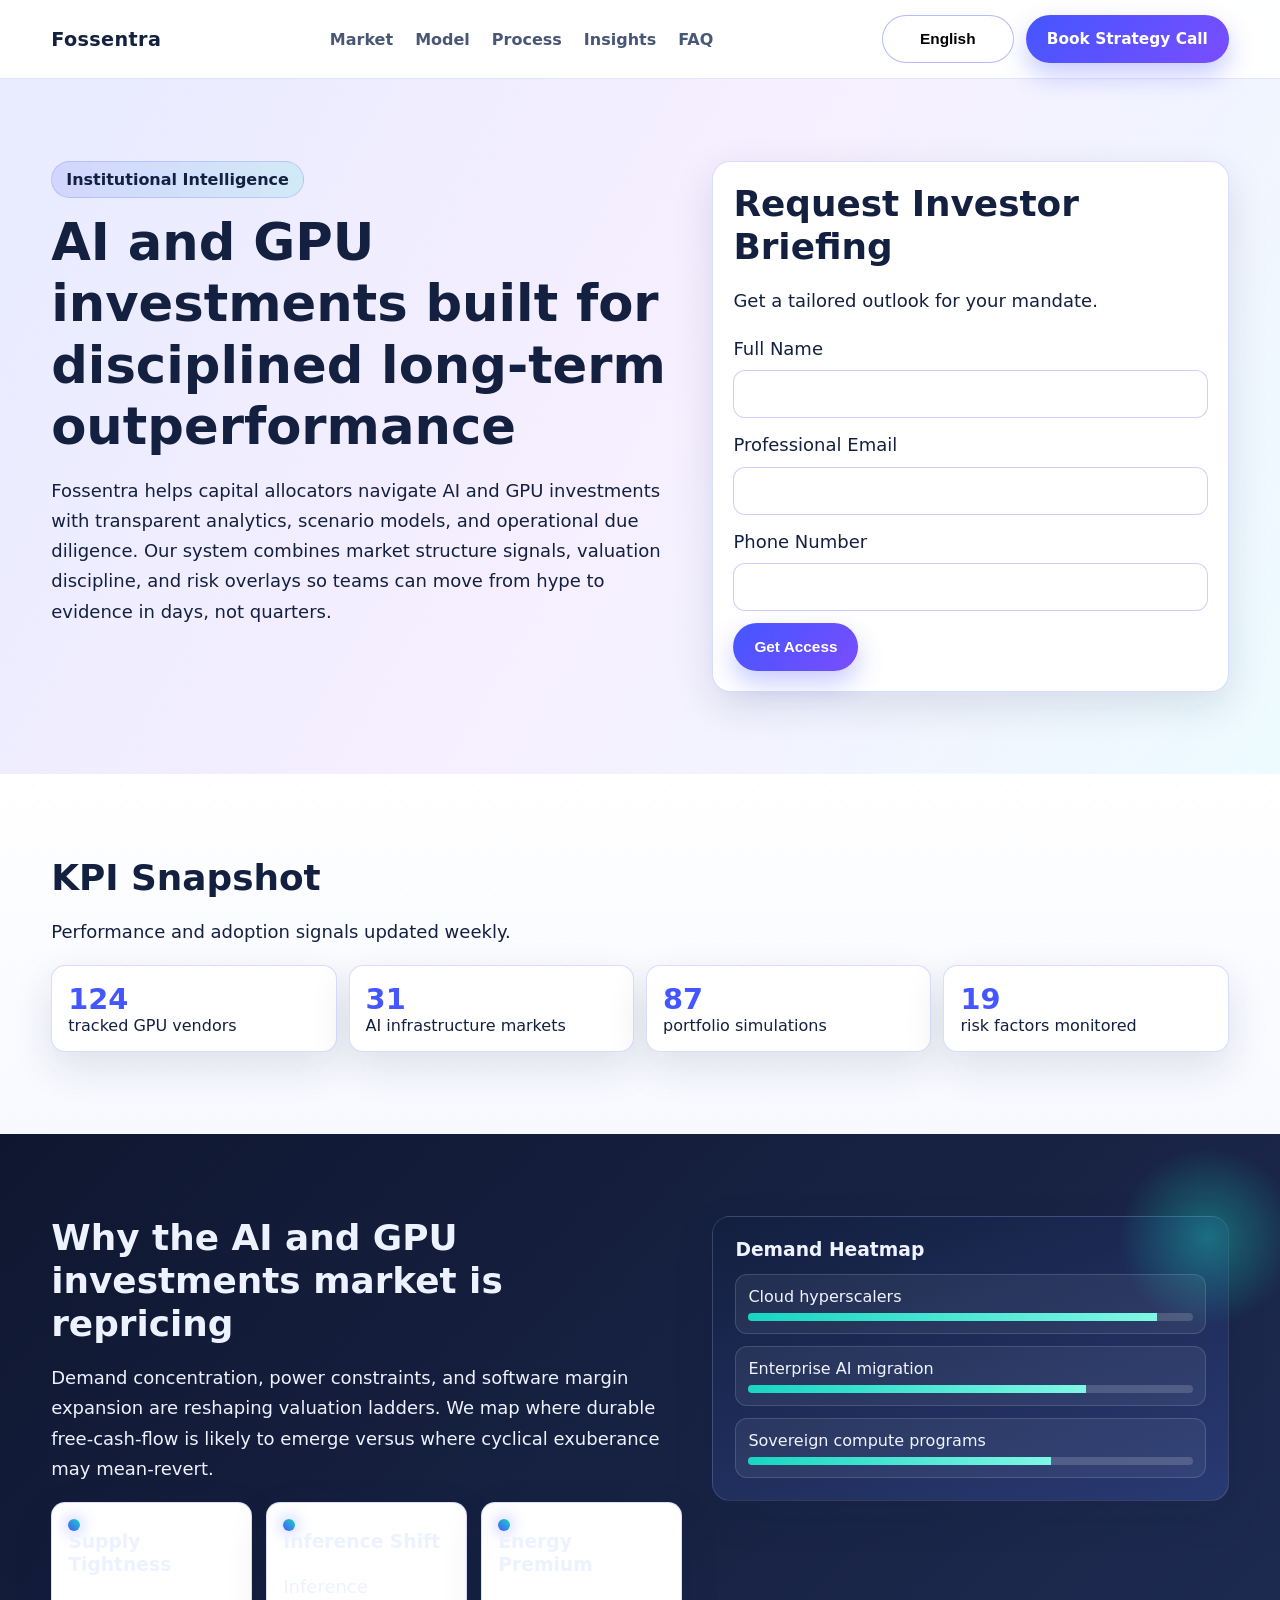
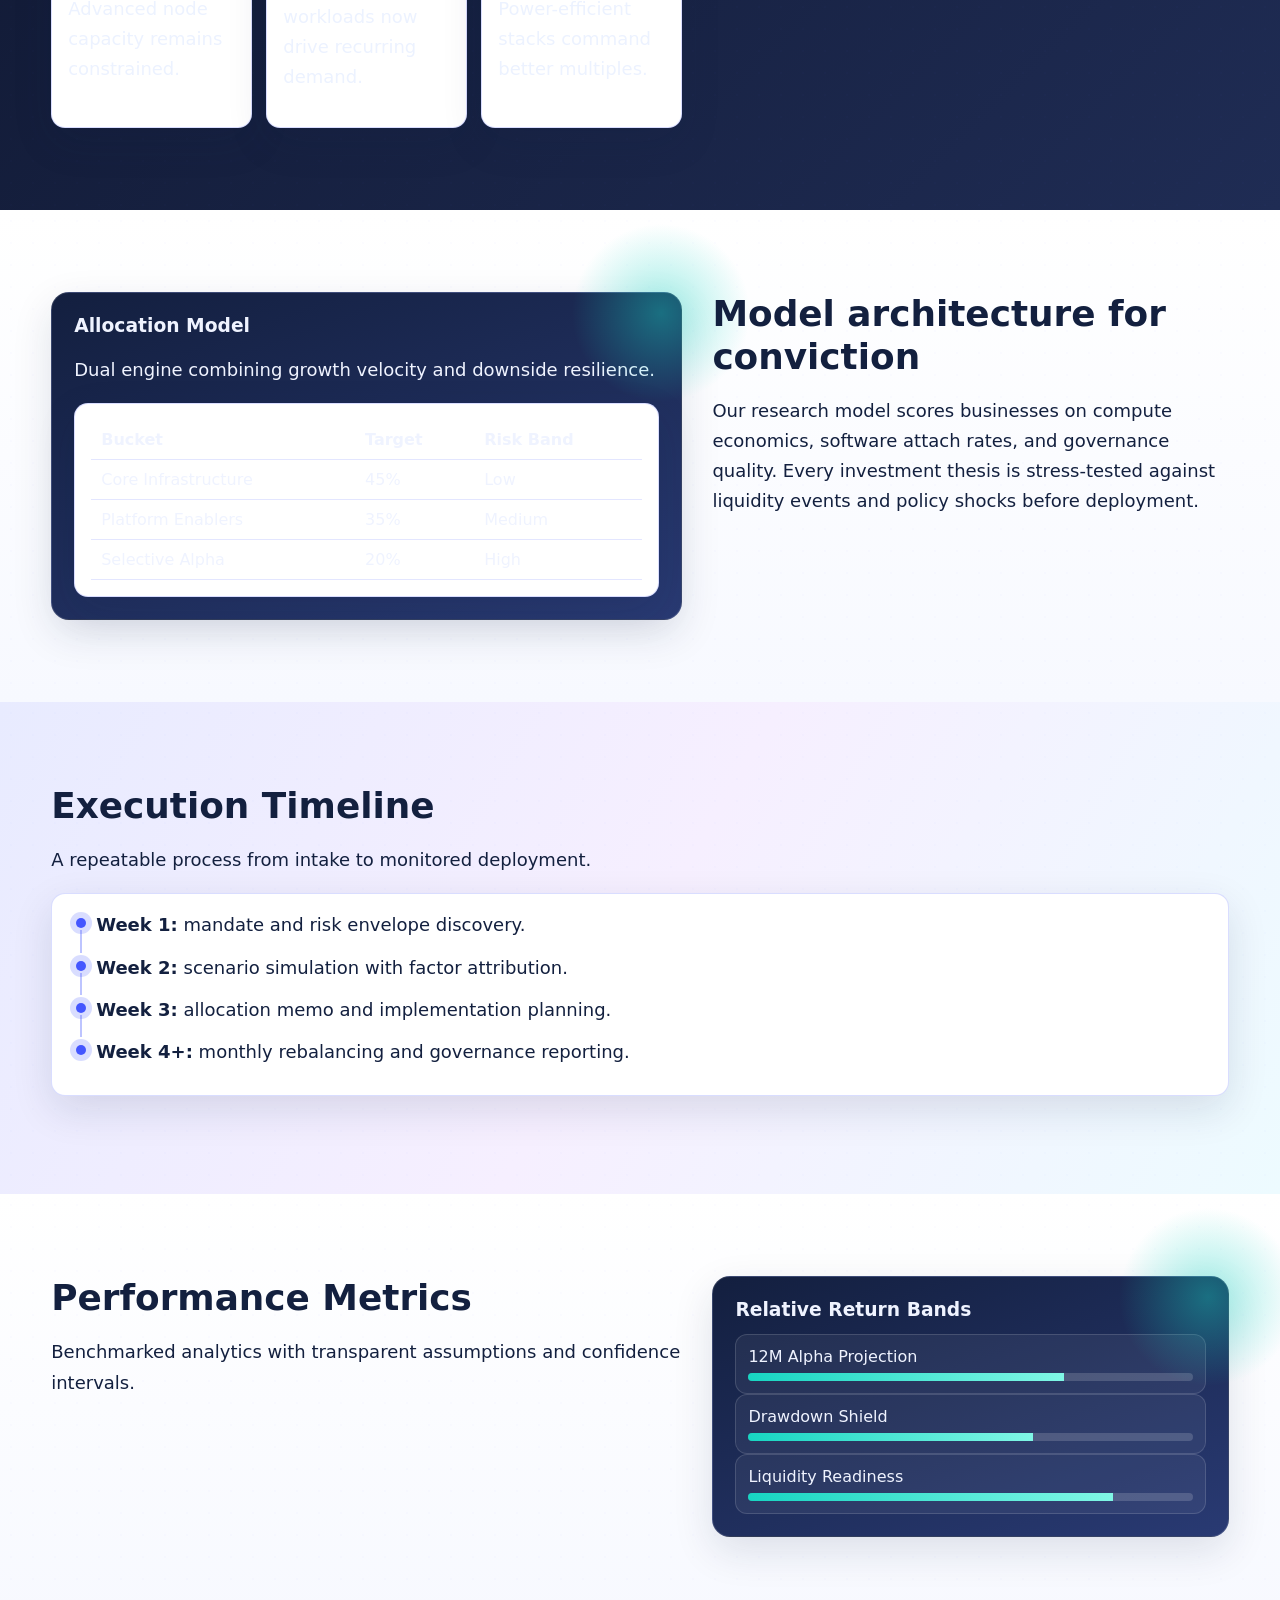
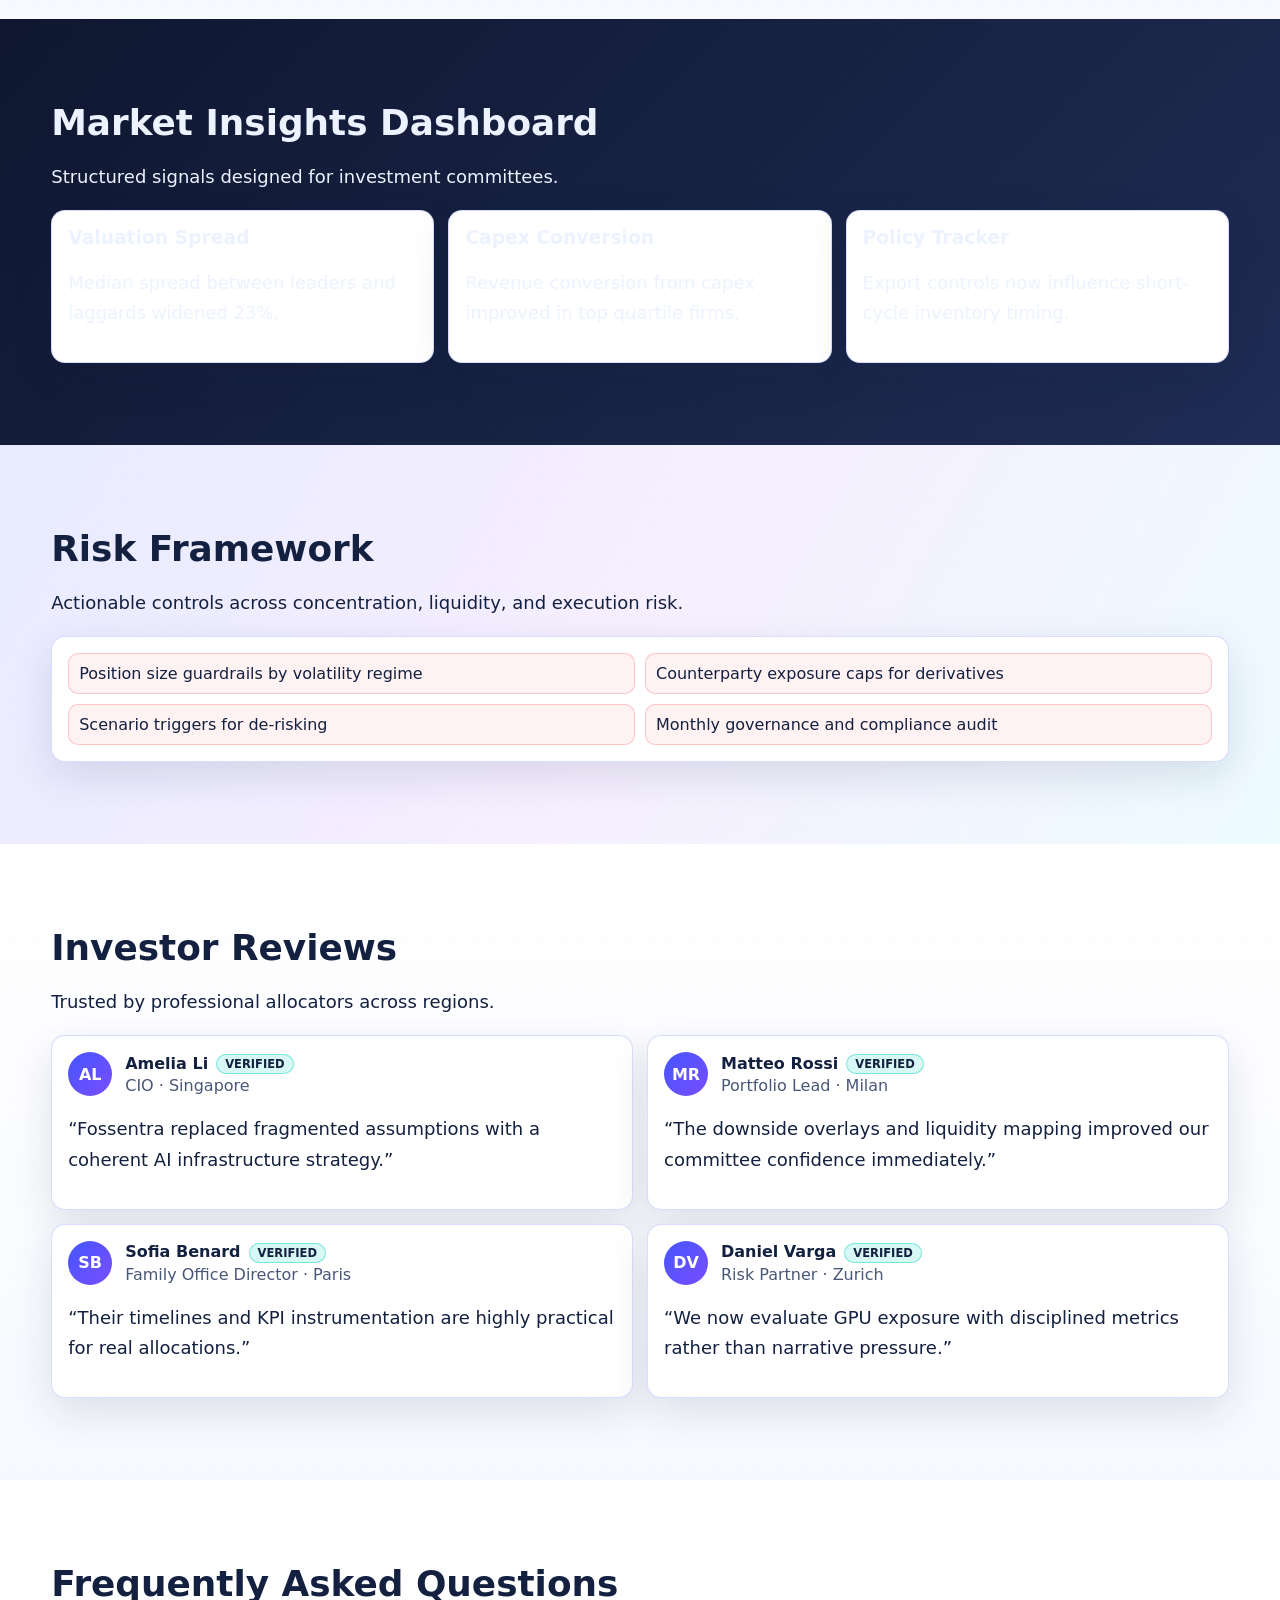
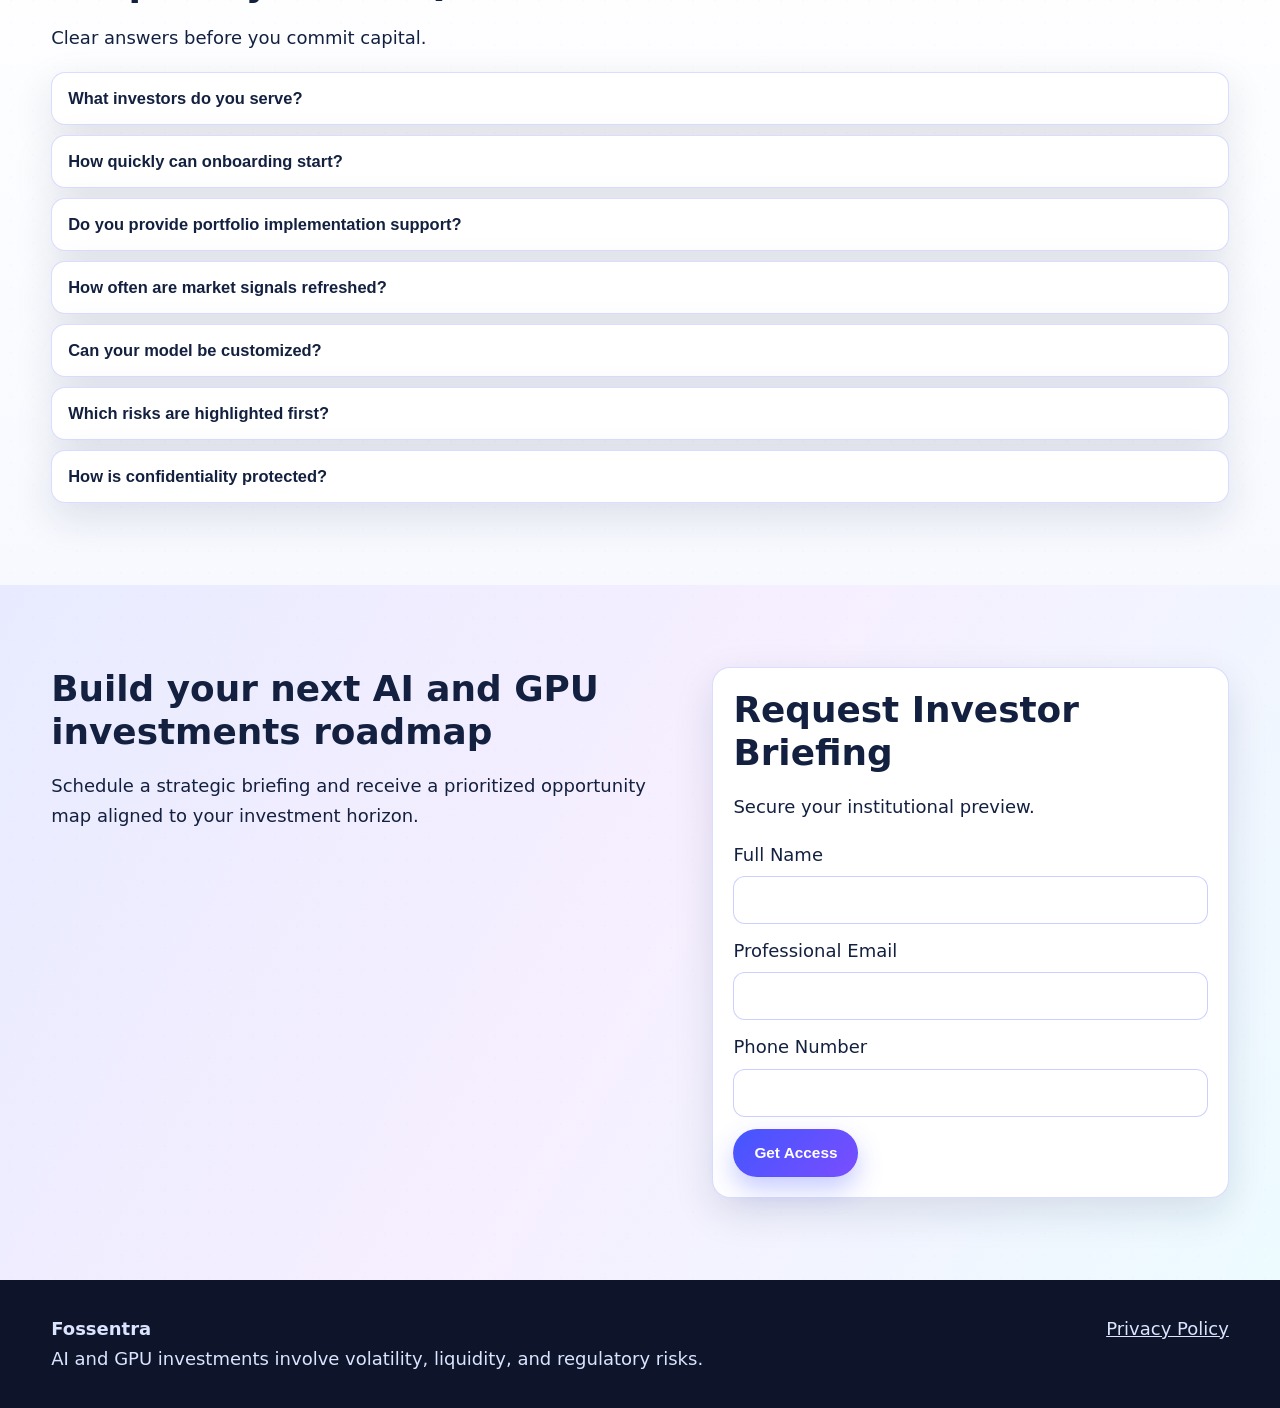
<file: index.html>
<!doctype html>
<html lang="en">
<head>
  <meta charset="UTF-8">
  <meta name="viewport" content="width=device-width, initial-scale=1.0">
  <title>Fossentra | AI and GPU Investments Platform for Institutional Growth</title>
  <meta name="description" content="Fossentra delivers premium AI and GPU investments intelligence, portfolio modeling, and risk controls for serious investors.">
  <link rel="canonical" href="https://fossentra.com/index.html">
  <link rel="alternate" hreflang="en" href="https://fossentra.com/index.html">
  <link rel="alternate" hreflang="de" href="https://fossentra.com/de/index.html">
  <link rel="alternate" hreflang="fr" href="https://fossentra.com/fr/index.html">
  <link rel="alternate" hreflang="es" href="https://fossentra.com/es/index.html">
  <link rel="alternate" hreflang="it" href="https://fossentra.com/it/index.html">
  <link rel="alternate" hreflang="x-default" href="https://fossentra.com/index.html">
  <meta property="og:title" content="Fossentra | AI and GPU Investments Platform">
  <meta property="og:description" content="Data-driven AI and GPU investments research, metrics, and lead advisory.">
  <meta property="og:type" content="website">
  <meta property="og:url" content="https://fossentra.com/index.html">
  <meta property="og:image" content="https://fossentra.com/assets/img/og-cover.jpg">
  <meta name="twitter:card" content="summary_large_image">
  <meta name="twitter:title" content="Fossentra | AI and GPU Investments Platform">
  <meta name="twitter:description" content="Build conviction in AI and GPU investments with a premium intelligence system.">
  <link rel="stylesheet" href="assets/style.css">
  <script defer src="assets/app.js"></script>
</head>
<body>
<header class="site-header">
  <div class="container header-inner">
    <a class="brand" href="index.html">Fossentra</a>
    <nav class="nav-links" aria-label="Main">
      <a href="#market">Market</a><a href="#model">Model</a><a href="#process">Process</a><a href="#insights">Insights</a><a href="#faq">FAQ</a>
    </nav>
    <div class="header-right">
      <div class="lang-switcher" data-lang-switcher>
        <button class="lang-btn" data-lang-btn aria-label="Switch language">English</button>
        <div class="lang-menu"><a href="index.html">English</a><a href="de/index.html">Deutsch</a><a href="fr/index.html">Français</a><a href="es/index.html">Español</a><a href="it/index.html">Italiano</a></div>
      </div>
      <a class="btn btn-primary" href="#lead-final">Book Strategy Call</a>
      <button class="burger" data-burger-open aria-label="Open menu">☰</button>
    </div>
  </div>
</header>
<div class="drawer-backdrop" data-drawer-backdrop></div>
<aside class="mobile-drawer" data-drawer aria-label="Mobile menu">
  <div class="drawer-head"><strong>Fossentra</strong><button class="btn" data-burger-close aria-label="Close menu">X</button></div>
  <nav class="drawer-nav"><a href="#market">Market</a><a href="#model">Model</a><a href="#process">Process</a><a href="#insights">Insights</a><a href="#faq">FAQ</a></nav>
  <div class="lang-switcher" data-lang-switcher style="margin:14px 0;"><button class="lang-btn" data-lang-btn>English</button><div class="lang-menu"><a href="index.html">English</a><a href="de/index.html">Deutsch</a><a href="fr/index.html">Français</a><a href="es/index.html">Español</a><a href="it/index.html">Italiano</a></div></div>
  <a class="btn btn-primary" href="#lead-final">Book Strategy Call</a>
</aside>

<main>
  <section class="section section-gradient">
    <div class="container hero-grid">
      <div class="hero-copy reveal"><span class="badge">Institutional Intelligence</span><h1>AI and GPU investments built for disciplined long-term outperformance</h1><p>Fossentra helps capital allocators navigate AI and GPU investments with transparent analytics, scenario models, and operational due diligence. Our system combines market structure signals, valuation discipline, and risk overlays so teams can move from hype to evidence in days, not quarters.</p></div>
      <div class="form-card reveal"><h2>Request Investor Briefing</h2><p>Get a tailored outlook for your mandate.</p><form><div class="field"><label for="n1">Full Name</label><input id="n1" name="name" autocomplete="name"></div><div class="field"><label for="e1">Professional Email</label><input id="e1" type="email" name="email" autocomplete="email"></div><div class="field"><label for="p1">Phone Number</label><input id="p1" type="tel" name="phone" autocomplete="tel"></div><button class="btn btn-primary" type="submit">Get Access</button></form></div>
    </div>
  </section>

  <section class="section section-light"><div class="container"><h2>KPI Snapshot</h2><p>Performance and adoption signals updated weekly.</p><div class="kpi-strip reveal"><div class="kpi-card"><strong data-counter="124">0</strong>tracked GPU vendors</div><div class="kpi-card"><strong data-counter="31">0</strong>AI infrastructure markets</div><div class="kpi-card"><strong data-counter="87">0</strong>portfolio simulations</div><div class="kpi-card"><strong data-counter="19">0</strong>risk factors monitored</div></div></div></section>

  <section id="market" class="section section-dark"><div class="container two-col"><div class="reveal"><h2>Why the AI and GPU investments market is repricing</h2><p>Demand concentration, power constraints, and software margin expansion are reshaping valuation ladders. We map where durable free-cash-flow is likely to emerge versus where cyclical exuberance may mean-revert.</p><div class="grid-3"><article class="icon-card"><div class="icon-dot"></div><h3>Supply Tightness</h3><p>Advanced node capacity remains constrained.</p></article><article class="icon-card"><div class="icon-dot"></div><h3>Inference Shift</h3><p>Inference workloads now drive recurring demand.</p></article><article class="icon-card"><div class="icon-dot"></div><h3>Energy Premium</h3><p>Power-efficient stacks command better multiples.</p></article></div></div><div class="visual-panel reveal"><h3>Demand Heatmap</h3><div class="metric-row"><div class="metric">Cloud hyperscalers<div class="bar"><span data-width="92%"></span></div></div><div class="metric">Enterprise AI migration<div class="bar"><span data-width="76%"></span></div></div><div class="metric">Sovereign compute programs<div class="bar"><span data-width="68%"></span></div></div></div></div></div></section>

  <section id="model" class="section section-light"><div class="container two-col"><div class="visual-panel reveal"><h3>Allocation Model</h3><p>Dual engine combining growth velocity and downside resilience.</p><div class="table-wrap"><table><thead><tr><th>Bucket</th><th>Target</th><th>Risk Band</th></tr></thead><tbody><tr><td>Core Infrastructure</td><td>45%</td><td>Low</td></tr><tr><td>Platform Enablers</td><td>35%</td><td>Medium</td></tr><tr><td>Selective Alpha</td><td>20%</td><td>High</td></tr></tbody></table></div></div><div class="reveal"><h2>Model architecture for conviction</h2><p>Our research model scores businesses on compute economics, software attach rates, and governance quality. Every investment thesis is stress-tested against liquidity events and policy shocks before deployment.</p></div></div></section>

  <section id="process" class="section section-gradient"><div class="container"><h2>Execution Timeline</h2><p>A repeatable process from intake to monitored deployment.</p><ul class="timeline reveal"><li><strong>Week 1:</strong> mandate and risk envelope discovery.</li><li><strong>Week 2:</strong> scenario simulation with factor attribution.</li><li><strong>Week 3:</strong> allocation memo and implementation planning.</li><li><strong>Week 4+:</strong> monthly rebalancing and governance reporting.</li></ul></div></section>

  <section class="section section-light"><div class="container two-col"><div class="reveal"><h2>Performance Metrics</h2><p>Benchmarked analytics with transparent assumptions and confidence intervals.</p></div><div class="visual-panel reveal"><h3>Relative Return Bands</h3><div class="metric">12M Alpha Projection<div class="bar"><span data-width="71%"></span></div></div><div class="metric">Drawdown Shield<div class="bar"><span data-width="64%"></span></div></div><div class="metric">Liquidity Readiness<div class="bar"><span data-width="82%"></span></div></div></div></div></section>

  <section id="insights" class="section section-dark"><div class="container"><h2>Market Insights Dashboard</h2><p>Structured signals designed for investment committees.</p><div class="grid-3 reveal"><article class="icon-card"><h3>Valuation Spread</h3><p>Median spread between leaders and laggards widened 23%.</p></article><article class="icon-card"><h3>Capex Conversion</h3><p>Revenue conversion from capex improved in top quartile firms.</p></article><article class="icon-card"><h3>Policy Tracker</h3><p>Export controls now influence short-cycle inventory timing.</p></article></div></div></section>

  <section class="section section-gradient"><div class="container"><h2>Risk Framework</h2><p>Actionable controls across concentration, liquidity, and execution risk.</p><div class="risk-grid reveal"><div class="risk-pill">Position size guardrails by volatility regime</div><div class="risk-pill">Counterparty exposure caps for derivatives</div><div class="risk-pill">Scenario triggers for de-risking</div><div class="risk-pill">Monthly governance and compliance audit</div></div></div></section>

  <section class="section section-light"><div class="container"><h2>Investor Reviews</h2><p>Trusted by professional allocators across regions.</p><div class="reviews reveal"><article class="review-card"><div class="review-head"><span class="avatar">AL</span><div><div class="name-line">Amelia Li<span class="verified">VERIFIED</span></div><div class="role-line">CIO · Singapore</div></div></div><p>“Fossentra replaced fragmented assumptions with a coherent AI infrastructure strategy.”</p></article><article class="review-card"><div class="review-head"><span class="avatar">MR</span><div><div class="name-line">Matteo Rossi<span class="verified">VERIFIED</span></div><div class="role-line">Portfolio Lead · Milan</div></div></div><p>“The downside overlays and liquidity mapping improved our committee confidence immediately.”</p></article><article class="review-card"><div class="review-head"><span class="avatar">SB</span><div><div class="name-line">Sofia Benard<span class="verified">VERIFIED</span></div><div class="role-line">Family Office Director · Paris</div></div></div><p>“Their timelines and KPI instrumentation are highly practical for real allocations.”</p></article><article class="review-card"><div class="review-head"><span class="avatar">DV</span><div><div class="name-line">Daniel Varga<span class="verified">VERIFIED</span></div><div class="role-line">Risk Partner · Zurich</div></div></div><p>“We now evaluate GPU exposure with disciplined metrics rather than narrative pressure.”</p></article></div></div></section>

  <section id="faq" class="section section-light"><div class="container"><h2>Frequently Asked Questions</h2><p>Clear answers before you commit capital.</p><div class="faq-list reveal"><article class="faq-item"><button class="faq-btn">What investors do you serve?</button><div class="faq-answer">We work with family offices, funds, and corporate treasury teams requiring institutional-quality analysis.</div></article><article class="faq-item"><button class="faq-btn">How quickly can onboarding start?</button><div class="faq-answer">Most mandates begin within one week after scope confirmation and compliance checks.</div></article><article class="faq-item"><button class="faq-btn">Do you provide portfolio implementation support?</button><div class="faq-answer">Yes, we deliver allocation memos, watchlists, and monitoring dashboards for execution partners.</div></article><article class="faq-item"><button class="faq-btn">How often are market signals refreshed?</button><div class="faq-answer">Core indicators update weekly, while high-volatility factors are refreshed daily.</div></article><article class="faq-item"><button class="faq-btn">Can your model be customized?</button><div class="faq-answer">Every client receives a parameter set tailored to mandate constraints and risk tolerance.</div></article><article class="faq-item"><button class="faq-btn">Which risks are highlighted first?</button><div class="faq-answer">Liquidity shocks, concentration effects, and policy regime changes are prioritized.</div></article><article class="faq-item"><button class="faq-btn">How is confidentiality protected?</button><div class="faq-answer">Data access is role-based with audit logs, encrypted storage, and contractual controls.</div></article></div></div></section>

  <section id="lead-final" class="section section-gradient"><div class="container two-col"><div class="reveal"><h2>Build your next AI and GPU investments roadmap</h2><p>Schedule a strategic briefing and receive a prioritized opportunity map aligned to your investment horizon.</p></div><div class="form-card reveal"><h2>Request Investor Briefing</h2><p>Secure your institutional preview.</p><form><div class="field"><label for="n2">Full Name</label><input id="n2" name="name2" autocomplete="name"></div><div class="field"><label for="e2">Professional Email</label><input id="e2" type="email" name="email2" autocomplete="email"></div><div class="field"><label for="p2">Phone Number</label><input id="p2" type="tel" name="phone2" autocomplete="tel"></div><button class="btn btn-primary" type="submit">Get Access</button></form></div></div></section>
</main>

<footer><div class="container footer-row"><div><strong>Fossentra</strong><div>AI and GPU investments involve volatility, liquidity, and regulatory risks.</div></div><a href="#" class="footer-link" data-open-modal>Privacy Policy</a></div></footer>

<div class="modal" data-modal aria-modal="true" role="dialog" aria-label="Privacy Policy">
  <div class="modal-panel"><button class="btn modal-close" data-close-modal>Close</button><h2>Privacy Policy</h2><div class="modal-body"><h3>Introduction</h3><p>This policy explains how Fossentra handles personal and operational data.</p><h3>Data collection</h3><p>We collect full name, professional email, phone number, and interaction analytics required to provide services.</p><h3>Legal basis</h3><p>Processing is based on consent, contractual necessity, and legitimate interests.</p><h3>Cookies</h3><p>Cookies are used for session security, performance monitoring, and language preferences.</p><h3>Retention period</h3><p>Lead records are retained only as long as required by service delivery and regulation.</p><h3>Third-party sharing</h3><p>Data is shared only with vetted processors supporting hosting, analytics, and compliance functions.</p><h3>Security</h3><p>We apply encryption, access controls, audit logs, and periodic security testing.</p><h3>User rights</h3><p>You may request access, correction, deletion, portability, or restriction where applicable.</p><h3>International transfers</h3><p>When transfers occur across borders, approved safeguards and contractual clauses are applied.</p><h3>Industry risk disclosure</h3><p>AI and GPU investments may be affected by market dislocation, policy shifts, and technology cycles; this service does not remove investment risk.</p><h3>Contact</h3><p>For privacy requests: privacy@fossentra.com.</p></div></div>
</div>

<script type="application/ld+json">{"@context":"https://schema.org","@graph":[{"@type":"Organization","name":"Fossentra","url":"https://fossentra.com","logo":"https://fossentra.com/assets/img/logo.png"},{"@type":"WebSite","name":"Fossentra","url":"https://fossentra.com/index.html","inLanguage":"en"},{"@type":"FAQPage","mainEntity":[{"@type":"Question","name":"What investors do you serve?","acceptedAnswer":{"@type":"Answer","text":"Family offices, funds, and treasury teams."}},{"@type":"Question","name":"How quickly can onboarding start?","acceptedAnswer":{"@type":"Answer","text":"Usually within one week after confirmation."}}]},{"@type":"Review","itemReviewed":{"@type":"Organization","name":"Fossentra"},"author":{"@type":"Person","name":"Amelia Li"},"reviewRating":{"@type":"Rating","ratingValue":"5"},"reviewBody":"Coherent AI infrastructure strategy."}]}</script>
</body>
</html>
</file>
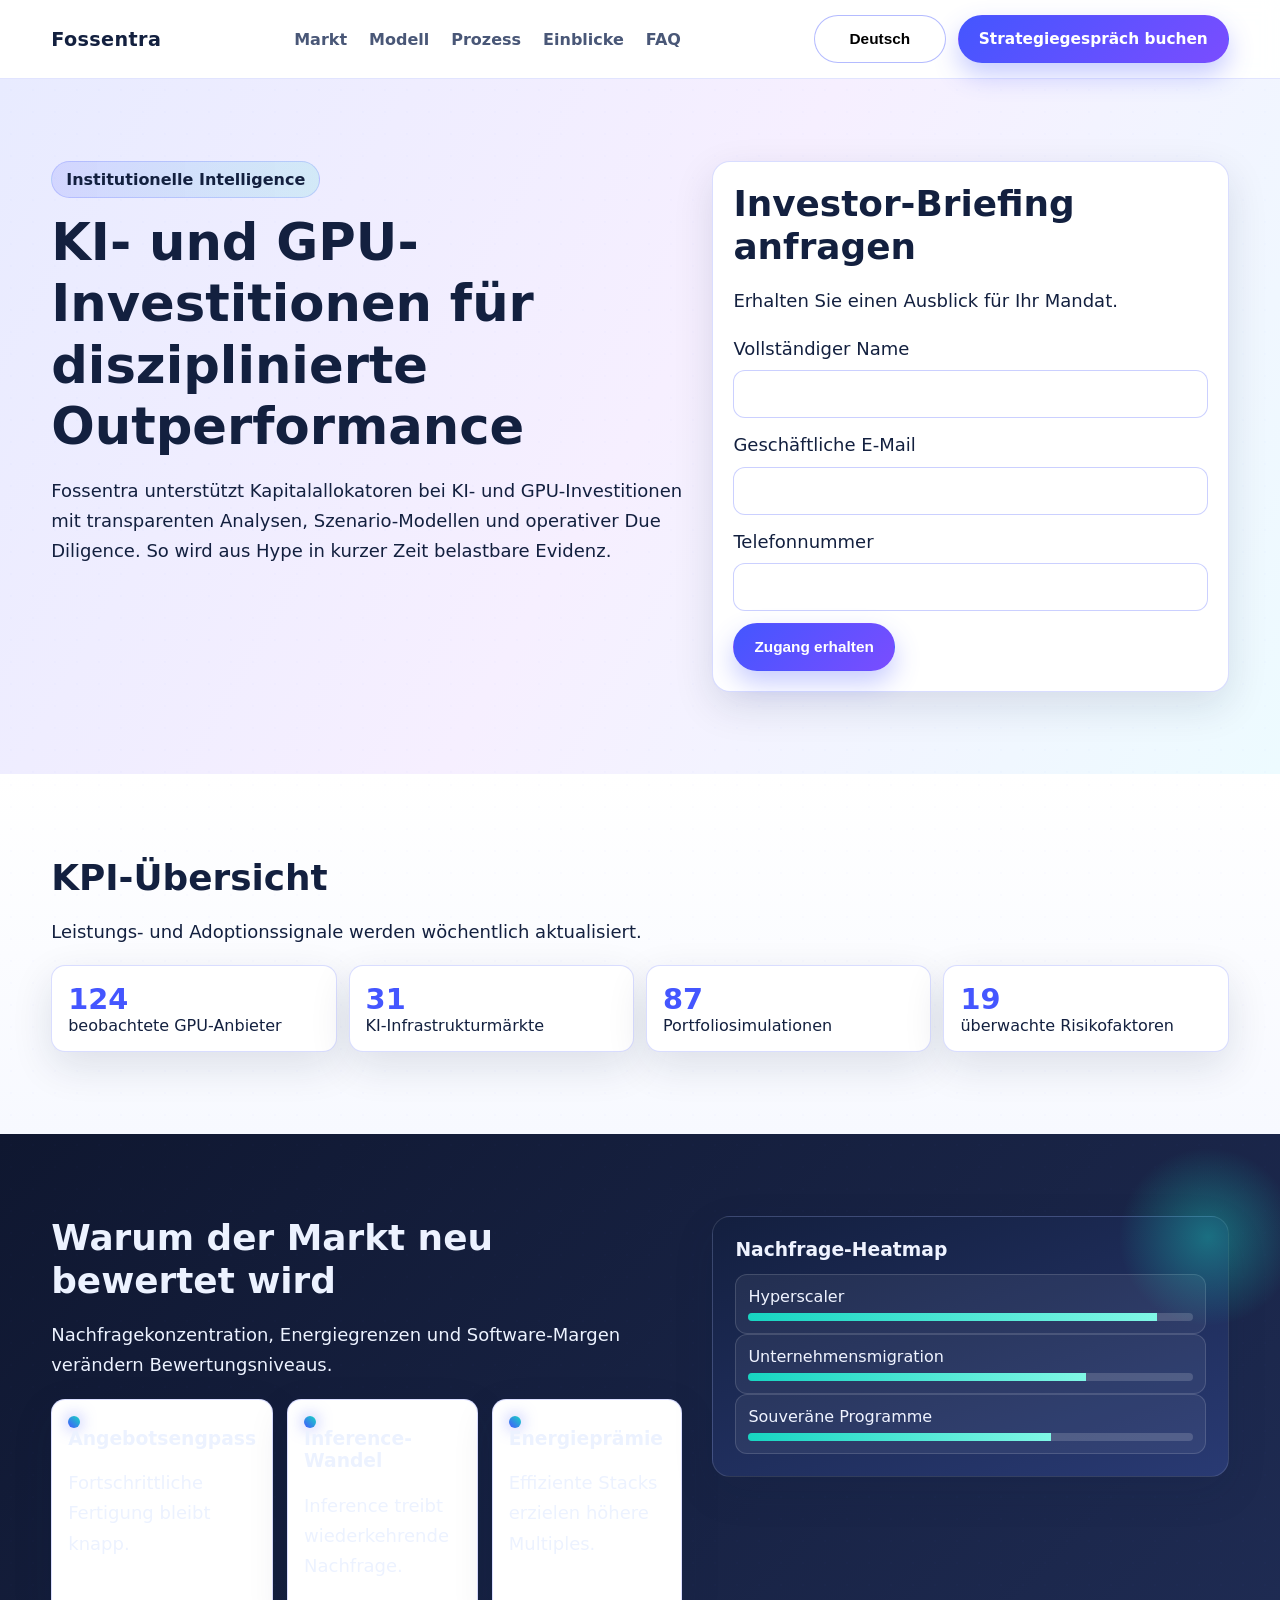
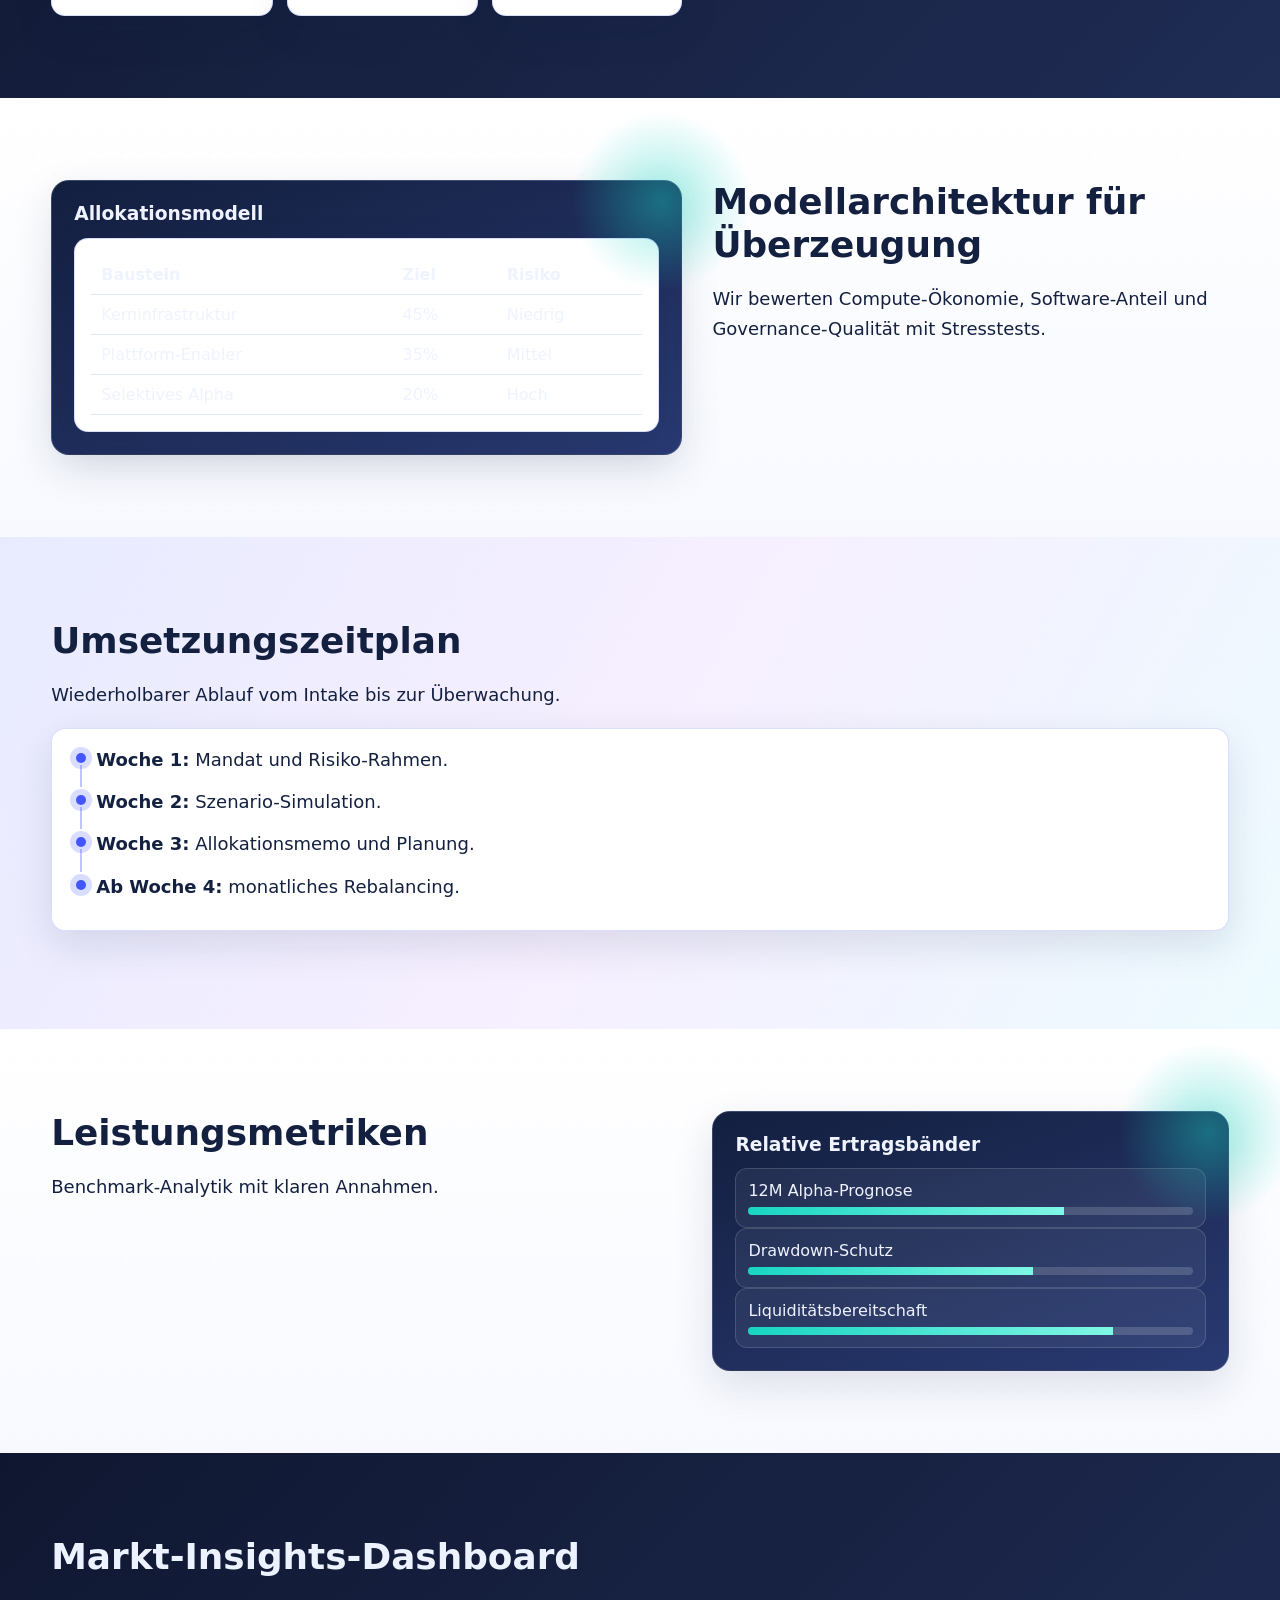
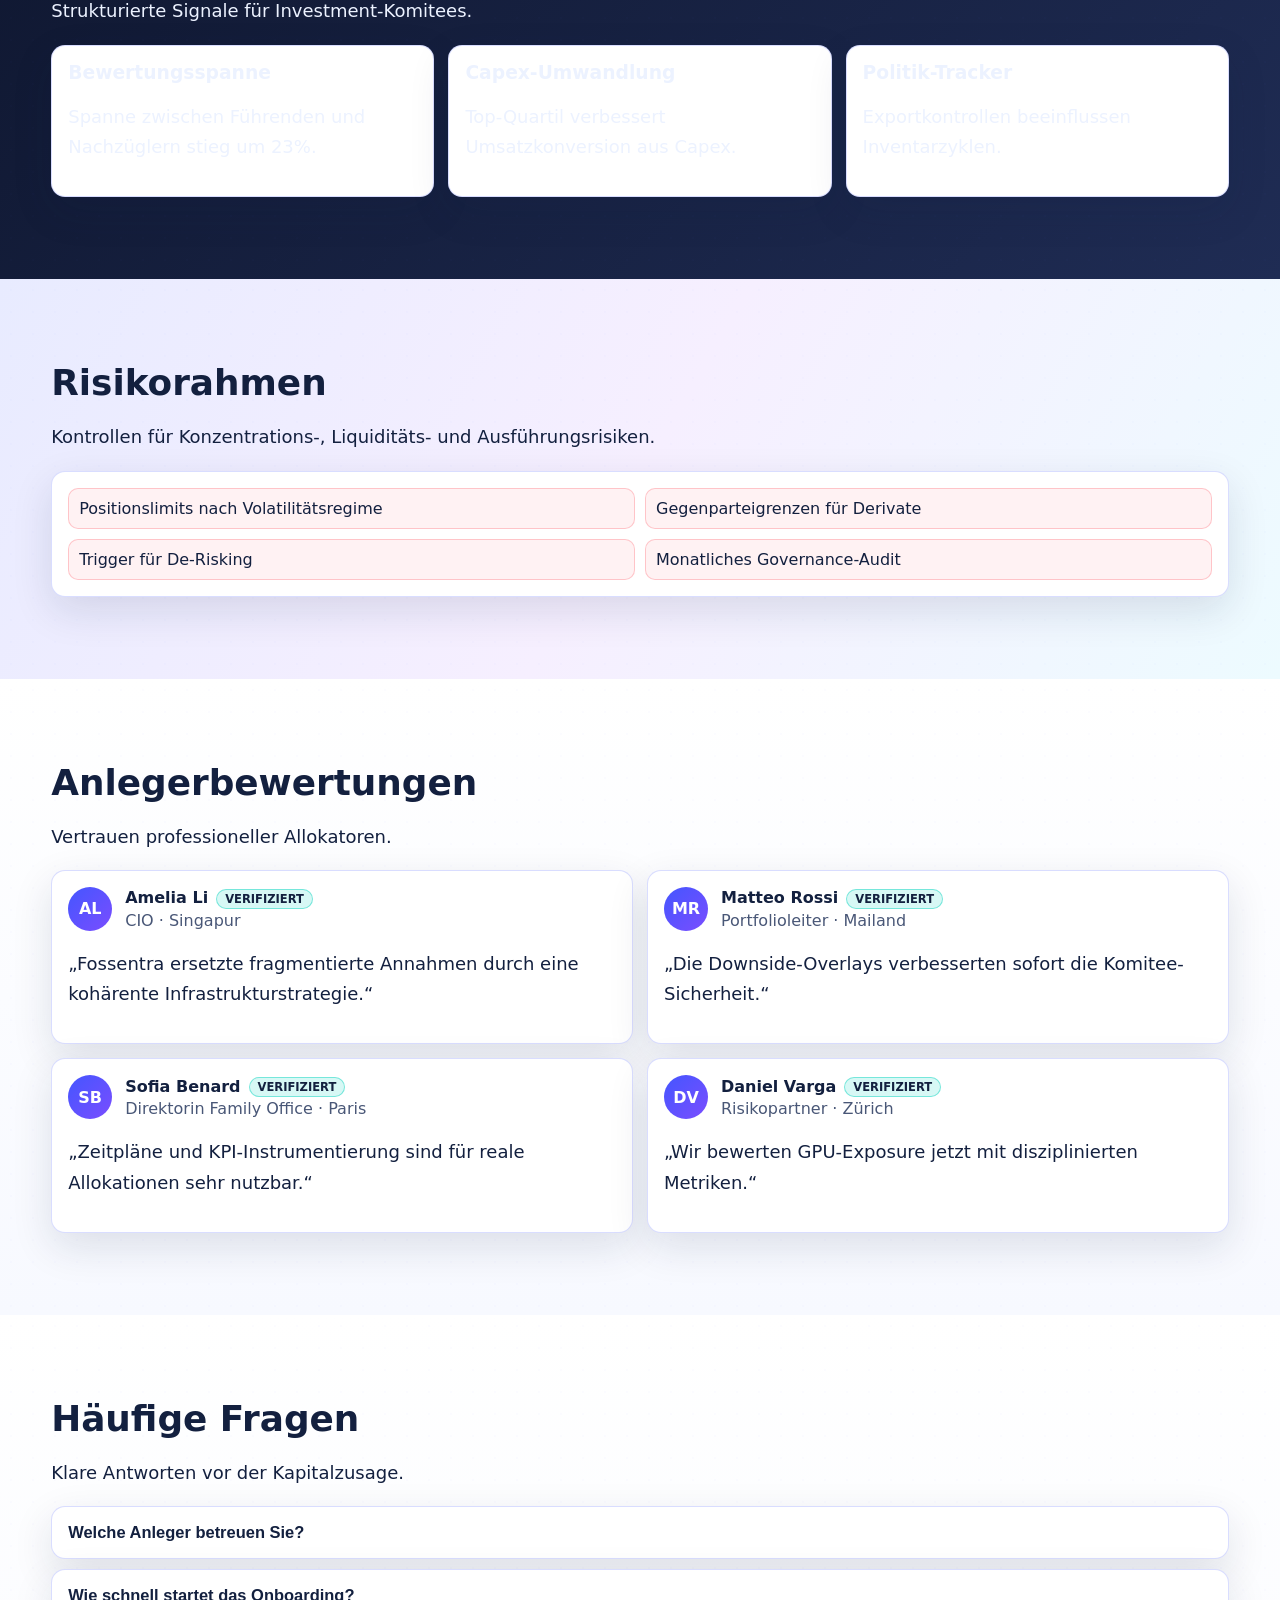
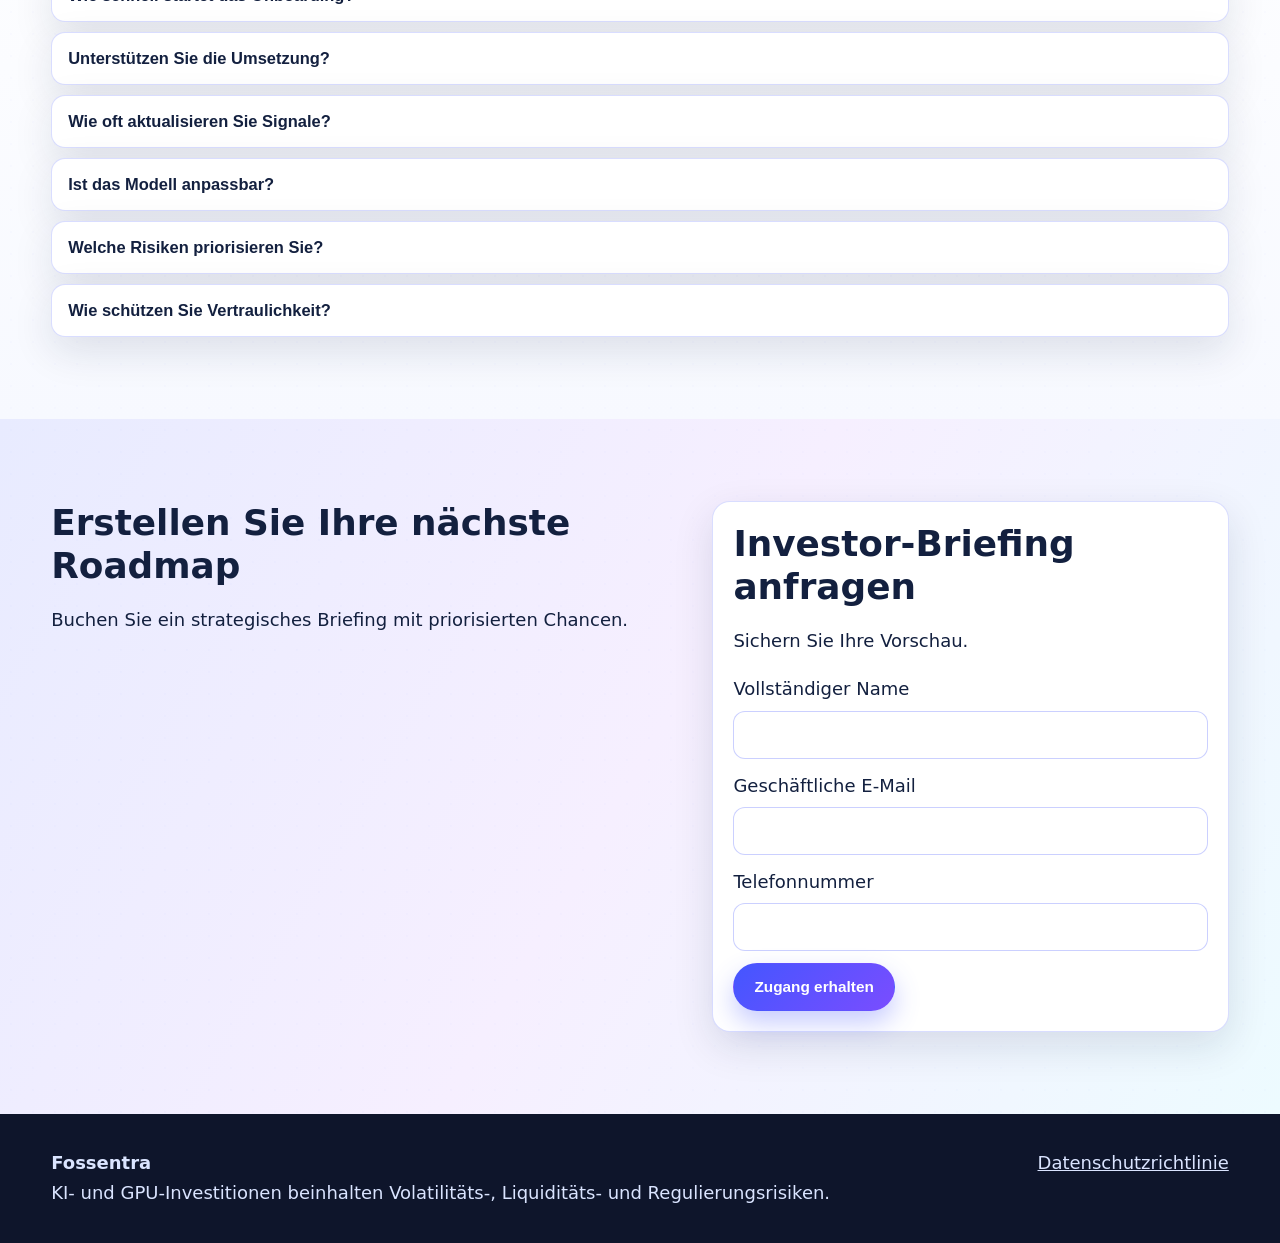
<file: de/index.html>
<!doctype html>
<html lang="de">
<head>
  <meta charset="UTF-8"><meta name="viewport" content="width=device-width, initial-scale=1.0">
  <title>Fossentra | KI- und GPU-Investitionen für institutionelles Wachstum</title>
  <meta name="description" content="Fossentra bietet Premium-Research zu KI- und GPU-Investitionen mit Modellierung und Risikokontrolle.">
  <link rel="canonical" href="https://fossentra.com/de/index.html">
  <link rel="alternate" hreflang="en" href="https://fossentra.com/index.html"><link rel="alternate" hreflang="de" href="https://fossentra.com/de/index.html"><link rel="alternate" hreflang="fr" href="https://fossentra.com/fr/index.html"><link rel="alternate" hreflang="es" href="https://fossentra.com/es/index.html"><link rel="alternate" hreflang="it" href="https://fossentra.com/it/index.html"><link rel="alternate" hreflang="x-default" href="https://fossentra.com/index.html">
  <meta property="og:title" content="Fossentra | Plattform für KI- und GPU-Investitionen"><meta property="og:description" content="Datenbasierte Analysen für professionelle Anleger."><meta property="og:type" content="website"><meta property="og:url" content="https://fossentra.com/de/index.html"><meta property="og:image" content="https://fossentra.com/assets/img/og-cover.jpg"><meta name="twitter:card" content="summary_large_image"><meta name="twitter:title" content="Fossentra | KI- und GPU-Investitionen"><meta name="twitter:description" content="Aufbau von Überzeugung mit Premium-Intelligence.">
  <link rel="stylesheet" href="../assets/style.css"><script defer src="../assets/app.js"></script>
</head>
<body>
<header class="site-header"><div class="container header-inner"><a class="brand" href="../index.html">Fossentra</a><nav class="nav-links" aria-label="Hauptnavigation"><a href="#market">Markt</a><a href="#model">Modell</a><a href="#process">Prozess</a><a href="#insights">Einblicke</a><a href="#faq">FAQ</a></nav><div class="header-right"><div class="lang-switcher" data-lang-switcher><button class="lang-btn" data-lang-btn>Deutsch</button><div class="lang-menu"><a href="../index.html">English</a><a href="../de/index.html">Deutsch</a><a href="../fr/index.html">Français</a><a href="../es/index.html">Español</a><a href="../it/index.html">Italiano</a></div></div><a class="btn btn-primary" href="#lead-final">Strategiegespräch buchen</a><button class="burger" data-burger-open>☰</button></div></div></header>
<div class="drawer-backdrop" data-drawer-backdrop></div><aside class="mobile-drawer" data-drawer><div class="drawer-head"><strong>Fossentra</strong><button class="btn" data-burger-close>X</button></div><nav class="drawer-nav"><a href="#market">Markt</a><a href="#model">Modell</a><a href="#process">Prozess</a><a href="#insights">Einblicke</a><a href="#faq">FAQ</a></nav><div class="lang-switcher" data-lang-switcher style="margin:14px 0;"><button class="lang-btn" data-lang-btn>Deutsch</button><div class="lang-menu"><a href="../index.html">English</a><a href="../de/index.html">Deutsch</a><a href="../fr/index.html">Français</a><a href="../es/index.html">Español</a><a href="../it/index.html">Italiano</a></div></div><a class="btn btn-primary" href="#lead-final">Strategiegespräch buchen</a></aside>
<main>
<section class="section section-gradient"><div class="container hero-grid"><div class="hero-copy reveal"><span class="badge">Institutionelle Intelligence</span><h1>KI- und GPU-Investitionen für disziplinierte Outperformance</h1><p>Fossentra unterstützt Kapitalallokatoren bei KI- und GPU-Investitionen mit transparenten Analysen, Szenario-Modellen und operativer Due Diligence. So wird aus Hype in kurzer Zeit belastbare Evidenz.</p></div><div class="form-card reveal"><h2>Investor-Briefing anfragen</h2><p>Erhalten Sie einen Ausblick für Ihr Mandat.</p><form><div class="field"><label for="n1">Vollständiger Name</label><input id="n1"></div><div class="field"><label for="e1">Geschäftliche E-Mail</label><input id="e1" type="email"></div><div class="field"><label for="p1">Telefonnummer</label><input id="p1" type="tel"></div><button class="btn btn-primary">Zugang erhalten</button></form></div></div></section>
<section class="section section-light"><div class="container"><h2>KPI-Übersicht</h2><p>Leistungs- und Adoptionssignale werden wöchentlich aktualisiert.</p><div class="kpi-strip reveal"><div class="kpi-card"><strong data-counter="124">0</strong>beobachtete GPU-Anbieter</div><div class="kpi-card"><strong data-counter="31">0</strong>KI-Infrastrukturmärkte</div><div class="kpi-card"><strong data-counter="87">0</strong>Portfoliosimulationen</div><div class="kpi-card"><strong data-counter="19">0</strong>überwachte Risikofaktoren</div></div></div></section>
<section id="market" class="section section-dark"><div class="container two-col"><div class="reveal"><h2>Warum der Markt neu bewertet wird</h2><p>Nachfragekonzentration, Energiegrenzen und Software-Margen verändern Bewertungsniveaus.</p><div class="grid-3"><article class="icon-card"><div class="icon-dot"></div><h3>Angebotsengpass</h3><p>Fortschrittliche Fertigung bleibt knapp.</p></article><article class="icon-card"><div class="icon-dot"></div><h3>Inference-Wandel</h3><p>Inference treibt wiederkehrende Nachfrage.</p></article><article class="icon-card"><div class="icon-dot"></div><h3>Energieprämie</h3><p>Effiziente Stacks erzielen höhere Multiples.</p></article></div></div><div class="visual-panel reveal"><h3>Nachfrage-Heatmap</h3><div class="metric">Hyperscaler<div class="bar"><span data-width="92%"></span></div></div><div class="metric">Unternehmensmigration<div class="bar"><span data-width="76%"></span></div></div><div class="metric">Souveräne Programme<div class="bar"><span data-width="68%"></span></div></div></div></div></section>
<section id="model" class="section section-light"><div class="container two-col"><div class="visual-panel reveal"><h3>Allokationsmodell</h3><div class="table-wrap"><table><thead><tr><th>Baustein</th><th>Ziel</th><th>Risiko</th></tr></thead><tbody><tr><td>Kerninfrastruktur</td><td>45%</td><td>Niedrig</td></tr><tr><td>Plattform-Enabler</td><td>35%</td><td>Mittel</td></tr><tr><td>Selektives Alpha</td><td>20%</td><td>Hoch</td></tr></tbody></table></div></div><div class="reveal"><h2>Modellarchitektur für Überzeugung</h2><p>Wir bewerten Compute-Ökonomie, Software-Anteil und Governance-Qualität mit Stresstests.</p></div></div></section>
<section id="process" class="section section-gradient"><div class="container"><h2>Umsetzungszeitplan</h2><p>Wiederholbarer Ablauf vom Intake bis zur Überwachung.</p><ul class="timeline reveal"><li><strong>Woche 1:</strong> Mandat und Risiko-Rahmen.</li><li><strong>Woche 2:</strong> Szenario-Simulation.</li><li><strong>Woche 3:</strong> Allokationsmemo und Planung.</li><li><strong>Ab Woche 4:</strong> monatliches Rebalancing.</li></ul></div></section>
<section class="section section-light"><div class="container two-col"><div class="reveal"><h2>Leistungsmetriken</h2><p>Benchmark-Analytik mit klaren Annahmen.</p></div><div class="visual-panel reveal"><h3>Relative Ertragsbänder</h3><div class="metric">12M Alpha-Prognose<div class="bar"><span data-width="71%"></span></div></div><div class="metric">Drawdown-Schutz<div class="bar"><span data-width="64%"></span></div></div><div class="metric">Liquiditätsbereitschaft<div class="bar"><span data-width="82%"></span></div></div></div></div></section>
<section id="insights" class="section section-dark"><div class="container"><h2>Markt-Insights-Dashboard</h2><p>Strukturierte Signale für Investment-Komitees.</p><div class="grid-3 reveal"><article class="icon-card"><h3>Bewertungsspanne</h3><p>Spanne zwischen Führenden und Nachzüglern stieg um 23%.</p></article><article class="icon-card"><h3>Capex-Umwandlung</h3><p>Top-Quartil verbessert Umsatzkonversion aus Capex.</p></article><article class="icon-card"><h3>Politik-Tracker</h3><p>Exportkontrollen beeinflussen Inventarzyklen.</p></article></div></div></section>
<section class="section section-gradient"><div class="container"><h2>Risikorahmen</h2><p>Kontrollen für Konzentrations-, Liquiditäts- und Ausführungsrisiken.</p><div class="risk-grid reveal"><div class="risk-pill">Positionslimits nach Volatilitätsregime</div><div class="risk-pill">Gegenparteigrenzen für Derivate</div><div class="risk-pill">Trigger für De-Risking</div><div class="risk-pill">Monatliches Governance-Audit</div></div></div></section>
<section class="section section-light"><div class="container"><h2>Anlegerbewertungen</h2><p>Vertrauen professioneller Allokatoren.</p><div class="reviews reveal"><article class="review-card"><div class="review-head"><span class="avatar">AL</span><div><div class="name-line">Amelia Li<span class="verified">VERIFIZIERT</span></div><div class="role-line">CIO · Singapur</div></div></div><p>„Fossentra ersetzte fragmentierte Annahmen durch eine kohärente Infrastrukturstrategie.“</p></article><article class="review-card"><div class="review-head"><span class="avatar">MR</span><div><div class="name-line">Matteo Rossi<span class="verified">VERIFIZIERT</span></div><div class="role-line">Portfolioleiter · Mailand</div></div></div><p>„Die Downside-Overlays verbesserten sofort die Komitee-Sicherheit.“</p></article><article class="review-card"><div class="review-head"><span class="avatar">SB</span><div><div class="name-line">Sofia Benard<span class="verified">VERIFIZIERT</span></div><div class="role-line">Direktorin Family Office · Paris</div></div></div><p>„Zeitpläne und KPI-Instrumentierung sind für reale Allokationen sehr nutzbar.“</p></article><article class="review-card"><div class="review-head"><span class="avatar">DV</span><div><div class="name-line">Daniel Varga<span class="verified">VERIFIZIERT</span></div><div class="role-line">Risikopartner · Zürich</div></div></div><p>„Wir bewerten GPU-Exposure jetzt mit disziplinierten Metriken.“</p></article></div></div></section>
<section id="faq" class="section section-light"><div class="container"><h2>Häufige Fragen</h2><p>Klare Antworten vor der Kapitalzusage.</p><div class="faq-list reveal"><article class="faq-item"><button class="faq-btn">Welche Anleger betreuen Sie?</button><div class="faq-answer">Wir arbeiten mit Family Offices, Fonds und Treasury-Teams.</div></article><article class="faq-item"><button class="faq-btn">Wie schnell startet das Onboarding?</button><div class="faq-answer">In der Regel innerhalb einer Woche nach Abstimmung.</div></article><article class="faq-item"><button class="faq-btn">Unterstützen Sie die Umsetzung?</button><div class="faq-answer">Ja, mit Allokationsmemos, Watchlists und Monitoring.</div></article><article class="faq-item"><button class="faq-btn">Wie oft aktualisieren Sie Signale?</button><div class="faq-answer">Kernindikatoren wöchentlich, volatile Faktoren täglich.</div></article><article class="faq-item"><button class="faq-btn">Ist das Modell anpassbar?</button><div class="faq-answer">Ja, Parameter werden an Mandat und Toleranz angepasst.</div></article><article class="faq-item"><button class="faq-btn">Welche Risiken priorisieren Sie?</button><div class="faq-answer">Liquiditätsschocks, Konzentration und Politikwechsel.</div></article><article class="faq-item"><button class="faq-btn">Wie schützen Sie Vertraulichkeit?</button><div class="faq-answer">Rollenbasierter Zugriff, Verschlüsselung und Audit-Protokolle.</div></article></div></div></section>
<section id="lead-final" class="section section-gradient"><div class="container two-col"><div class="reveal"><h2>Erstellen Sie Ihre nächste Roadmap</h2><p>Buchen Sie ein strategisches Briefing mit priorisierten Chancen.</p></div><div class="form-card reveal"><h2>Investor-Briefing anfragen</h2><p>Sichern Sie Ihre Vorschau.</p><form><div class="field"><label for="n2">Vollständiger Name</label><input id="n2"></div><div class="field"><label for="e2">Geschäftliche E-Mail</label><input id="e2" type="email"></div><div class="field"><label for="p2">Telefonnummer</label><input id="p2" type="tel"></div><button class="btn btn-primary">Zugang erhalten</button></form></div></div></section>
</main>
<footer><div class="container footer-row"><div><strong>Fossentra</strong><div>KI- und GPU-Investitionen beinhalten Volatilitäts-, Liquiditäts- und Regulierungsrisiken.</div></div><a href="#" class="footer-link" data-open-modal>Datenschutzrichtlinie</a></div></footer>
<div class="modal" data-modal><div class="modal-panel"><button class="btn modal-close" data-close-modal>Schließen</button><h2>Datenschutzrichtlinie</h2><div class="modal-body"><h3>Einleitung</h3><p>Diese Richtlinie beschreibt den Umgang von Fossentra mit personenbezogenen Daten.</p><h3>Datenerhebung</h3><p>Wir erfassen Name, geschäftliche E-Mail, Telefonnummer und Interaktionsdaten.</p><h3>Rechtsgrundlage</h3><p>Verarbeitung erfolgt auf Basis von Einwilligung, Vertrag und berechtigtem Interesse.</p><h3>Cookies</h3><p>Cookies dienen Sitzungssicherheit, Leistungsanalyse und Spracheinstellungen.</p><h3>Speicherdauer</h3><p>Leaddaten werden nur so lange gespeichert wie gesetzlich und operativ erforderlich.</p><h3>Weitergabe an Dritte</h3><p>Weitergabe nur an geprüfte Auftragsverarbeiter für Hosting, Analyse und Compliance.</p><h3>Sicherheit</h3><p>Verschlüsselung, Zugriffskontrollen, Audit-Logs und Tests schützen Ihre Daten.</p><h3>Betroffenenrechte</h3><p>Sie können Auskunft, Berichtigung, Löschung, Portabilität und Einschränkung verlangen.</p><h3>Internationale Übermittlungen</h3><p>Grenzüberschreitende Transfers erfolgen mit anerkannten Schutzmechanismen.</p><h3>Risikohinweis der Branche</h3><p>KI- und GPU-Investitionen bleiben von Markt-, Politik- und Technologiezyklen abhängig.</p><h3>Kontakt</h3><p>Datenschutzanfragen an: privacy@fossentra.com.</p></div></div></div>
<script type="application/ld+json">{"@context":"https://schema.org","@graph":[{"@type":"Organization","name":"Fossentra","url":"https://fossentra.com"},{"@type":"WebSite","name":"Fossentra","url":"https://fossentra.com/de/index.html","inLanguage":"de"},{"@type":"FAQPage","mainEntity":[{"@type":"Question","name":"Welche Anleger betreuen Sie?","acceptedAnswer":{"@type":"Answer","text":"Family Offices, Fonds und Treasury-Teams."}},{"@type":"Question","name":"Wie schnell startet das Onboarding?","acceptedAnswer":{"@type":"Answer","text":"Meist innerhalb einer Woche."}}]},{"@type":"Review","itemReviewed":{"@type":"Organization","name":"Fossentra"},"author":{"@type":"Person","name":"Amelia Li"},"reviewRating":{"@type":"Rating","ratingValue":"5"},"reviewBody":"Kohärente Infrastrukturstrategie."}]}</script>
</body></html>
</file>
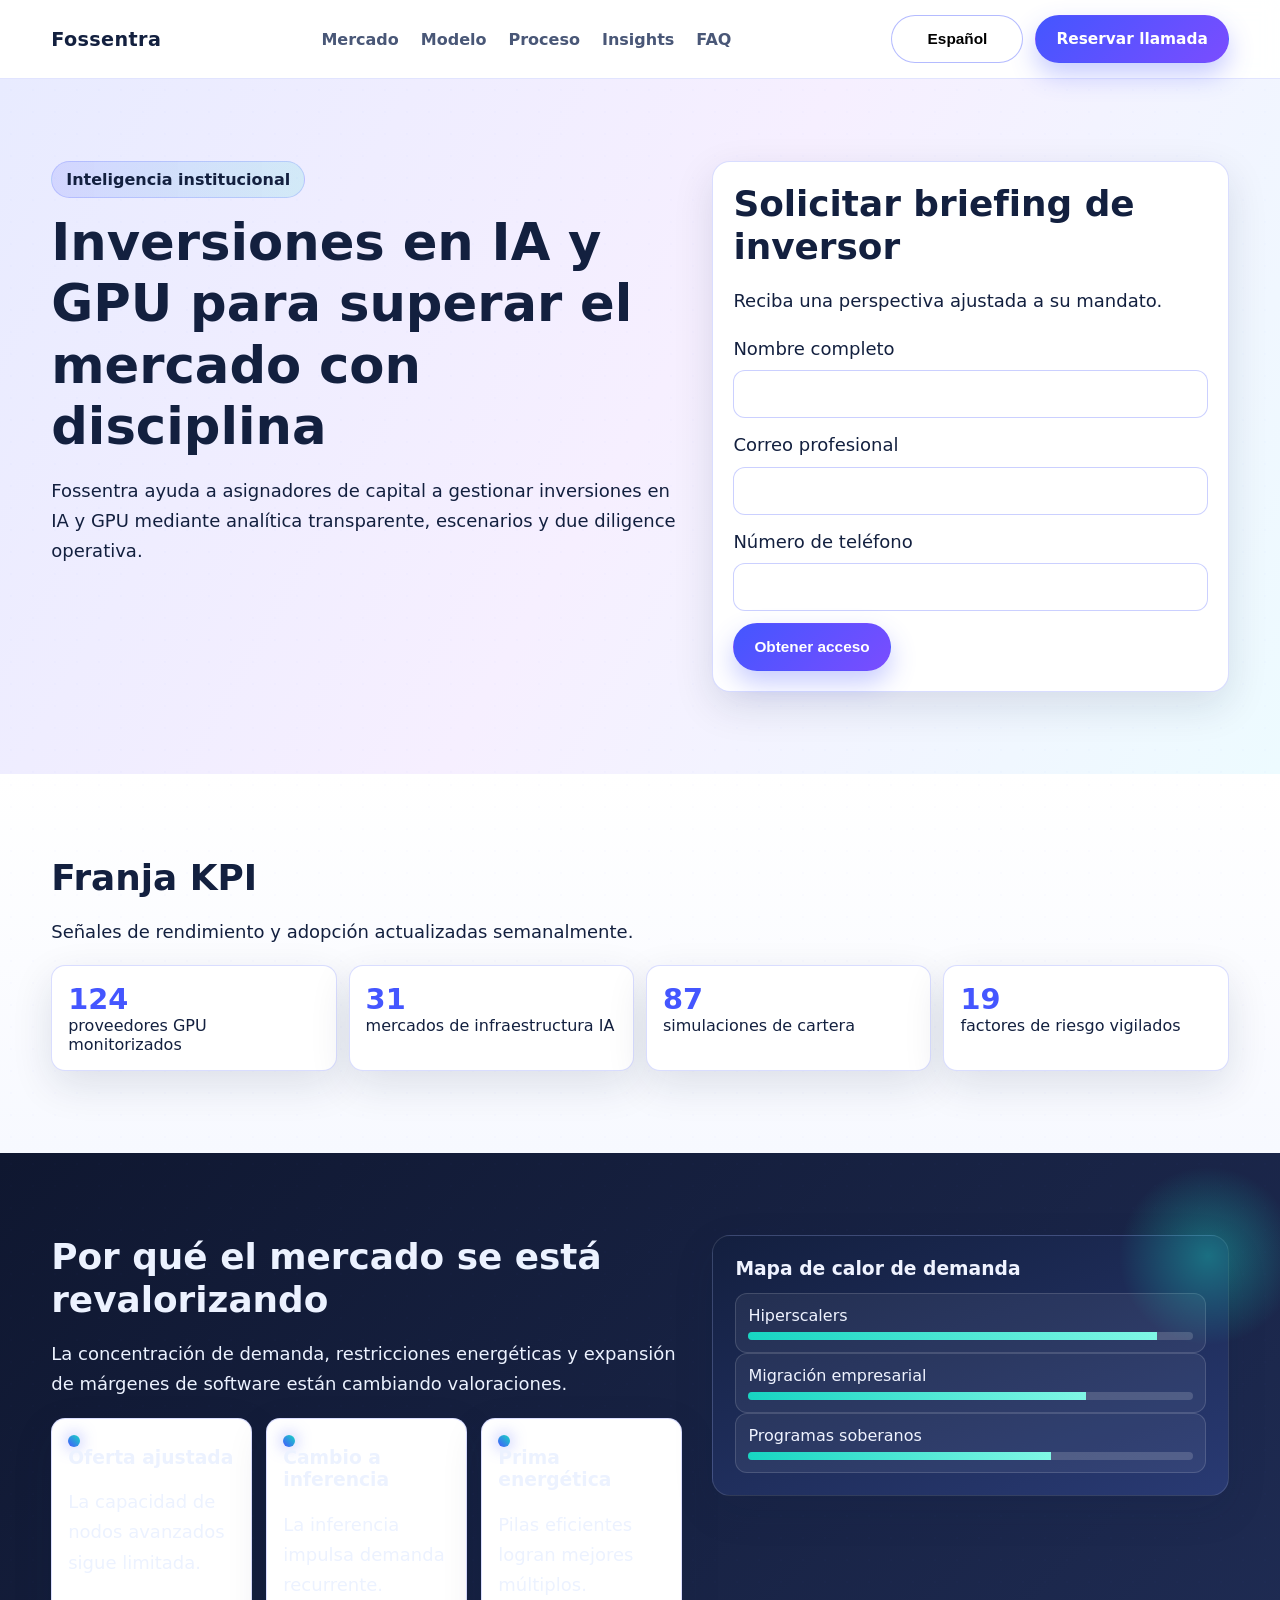
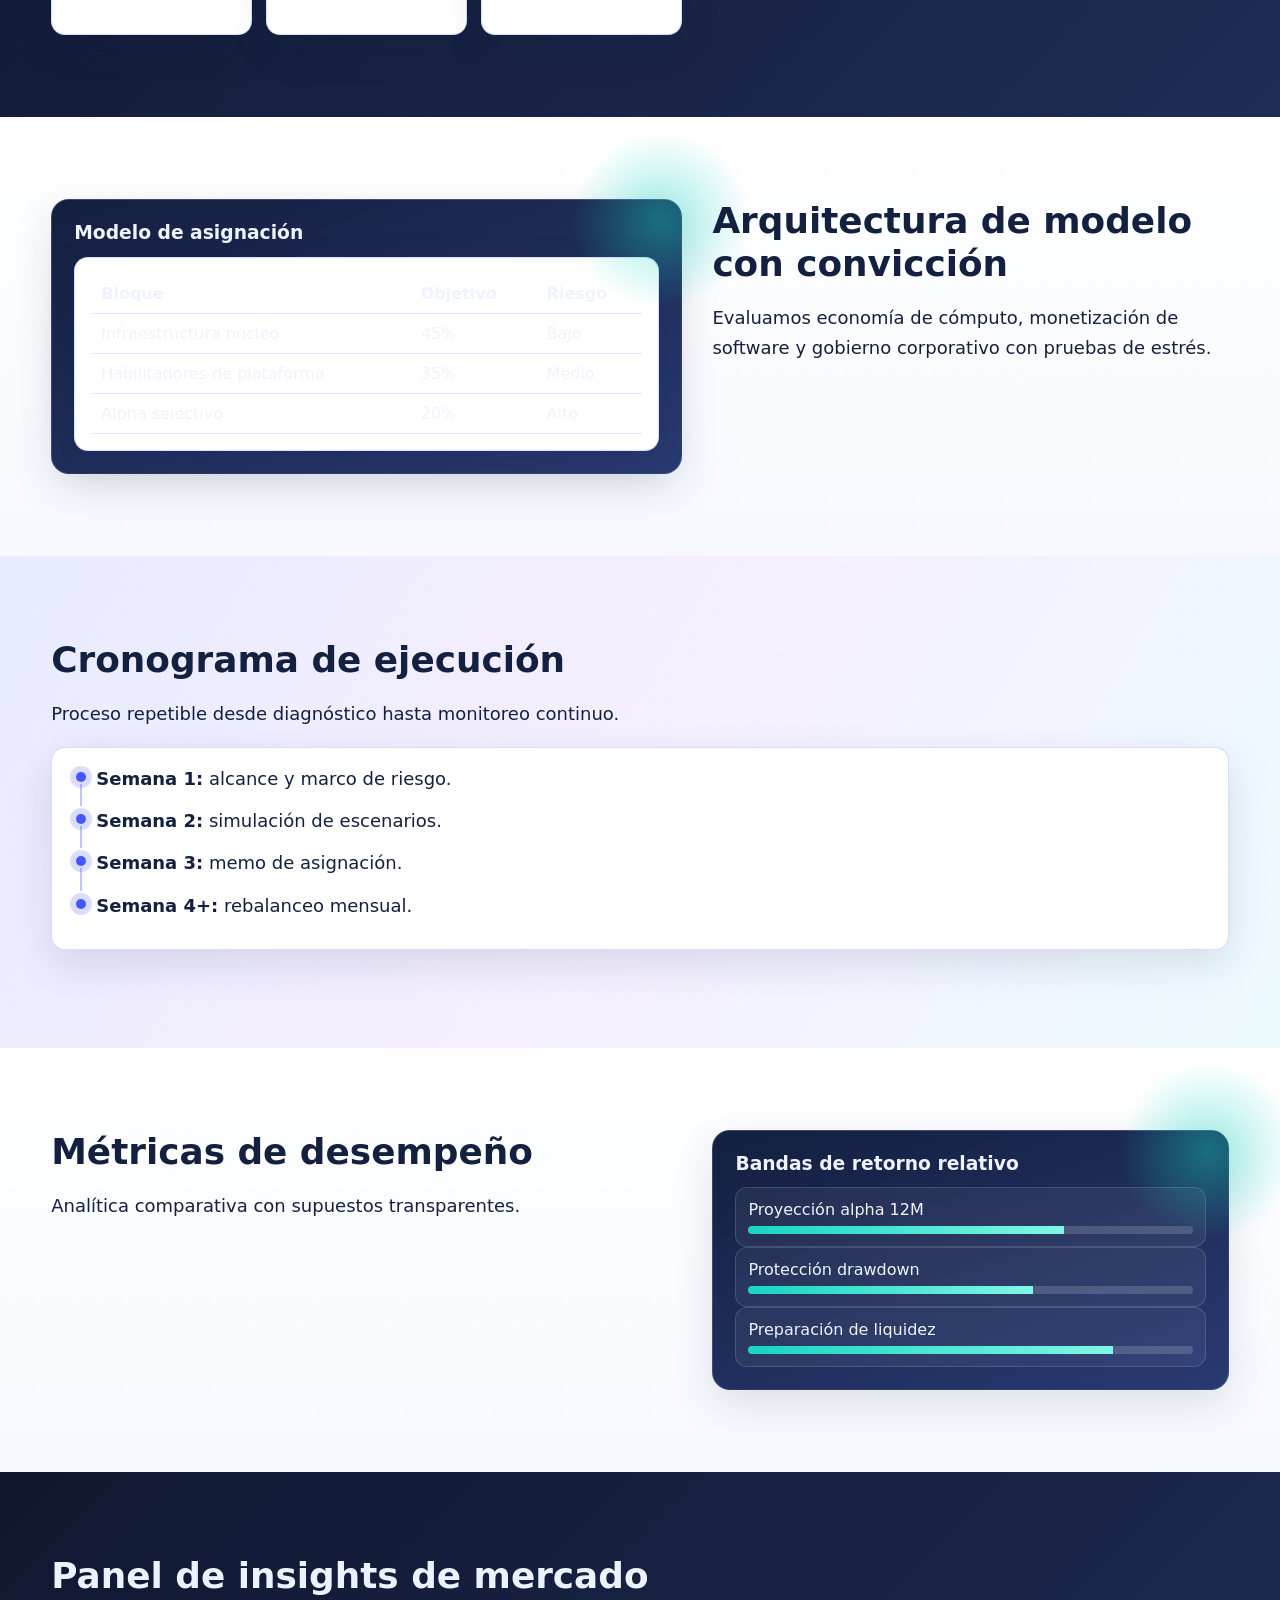
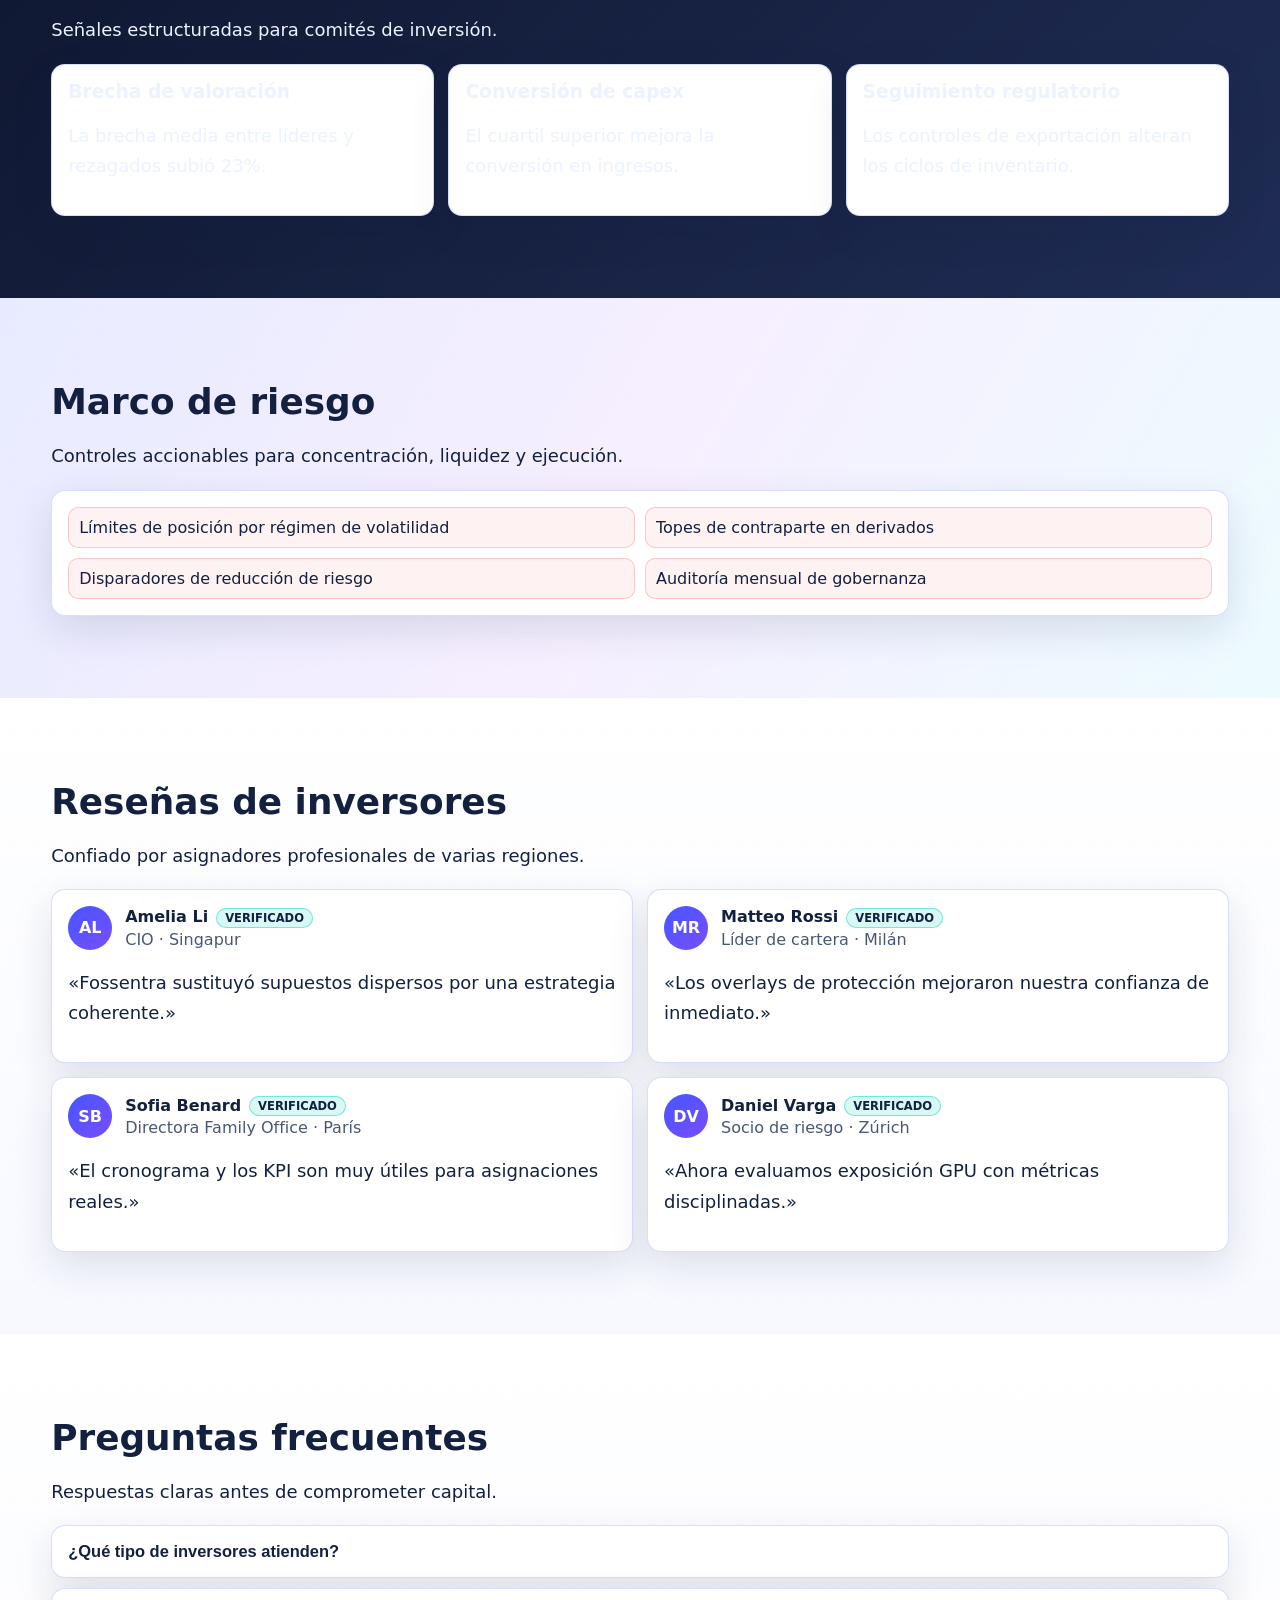
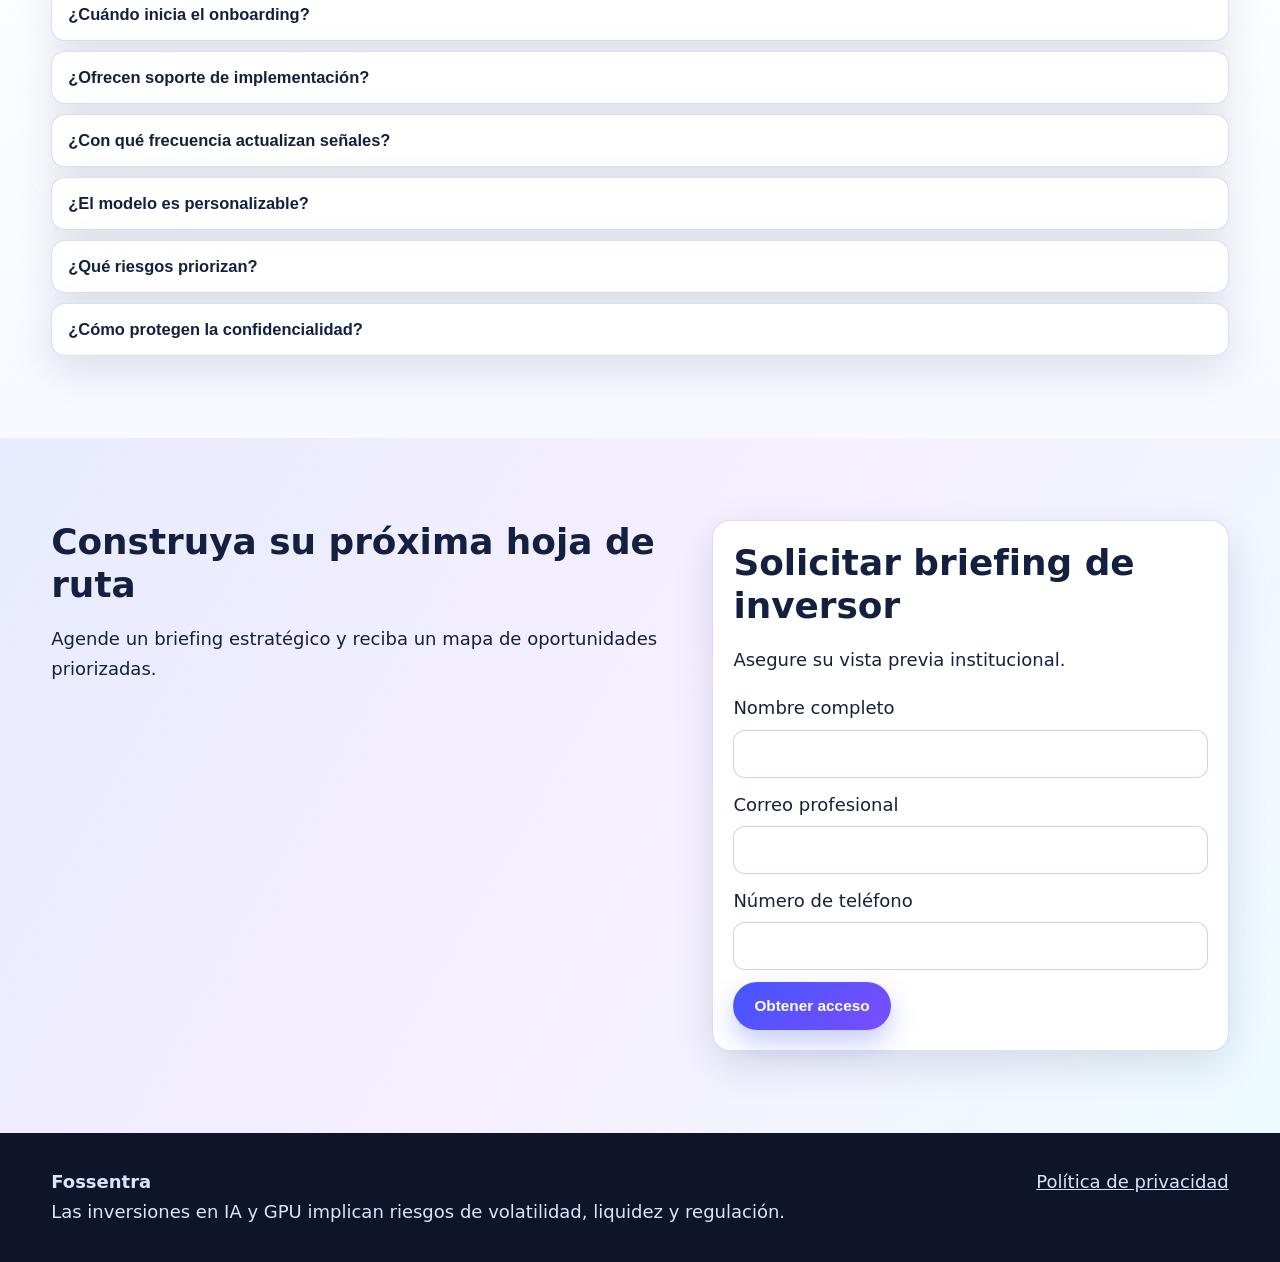
<file: es/index.html>
<!doctype html><html lang="es"><head><meta charset="UTF-8"><meta name="viewport" content="width=device-width, initial-scale=1.0"><title>Fossentra | Inversiones en IA y GPU para crecimiento institucional</title><meta name="description" content="Fossentra ofrece inteligencia premium para inversiones en IA y GPU con modelado y control de riesgo."><link rel="canonical" href="https://fossentra.com/es/index.html"><link rel="alternate" hreflang="en" href="https://fossentra.com/index.html"><link rel="alternate" hreflang="de" href="https://fossentra.com/de/index.html"><link rel="alternate" hreflang="fr" href="https://fossentra.com/fr/index.html"><link rel="alternate" hreflang="es" href="https://fossentra.com/es/index.html"><link rel="alternate" hreflang="it" href="https://fossentra.com/it/index.html"><link rel="alternate" hreflang="x-default" href="https://fossentra.com/index.html"><meta property="og:title" content="Fossentra | Plataforma de inversiones IA y GPU"><meta property="og:description" content="Investigación y métricas guiadas por datos."><meta property="og:type" content="website"><meta property="og:url" content="https://fossentra.com/es/index.html"><meta name="twitter:card" content="summary_large_image"><meta name="twitter:title" content="Fossentra | Inversiones IA y GPU"><meta name="twitter:description" content="Construya convicción con inteligencia premium."><link rel="stylesheet" href="../assets/style.css"><script defer src="../assets/app.js"></script></head><body>
<header class="site-header"><div class="container header-inner"><a class="brand" href="../index.html">Fossentra</a><nav class="nav-links"><a href="#market">Mercado</a><a href="#model">Modelo</a><a href="#process">Proceso</a><a href="#insights">Insights</a><a href="#faq">FAQ</a></nav><div class="header-right"><div class="lang-switcher" data-lang-switcher><button class="lang-btn" data-lang-btn>Español</button><div class="lang-menu"><a href="../index.html">English</a><a href="../de/index.html">Deutsch</a><a href="../fr/index.html">Français</a><a href="../es/index.html">Español</a><a href="../it/index.html">Italiano</a></div></div><a class="btn btn-primary" href="#lead-final">Reservar llamada</a><button class="burger" data-burger-open>☰</button></div></div></header>
<div class="drawer-backdrop" data-drawer-backdrop></div><aside class="mobile-drawer" data-drawer><div class="drawer-head"><strong>Fossentra</strong><button class="btn" data-burger-close>X</button></div><nav class="drawer-nav"><a href="#market">Mercado</a><a href="#model">Modelo</a><a href="#process">Proceso</a><a href="#insights">Insights</a><a href="#faq">FAQ</a></nav><div class="lang-switcher" data-lang-switcher style="margin:14px 0;"><button class="lang-btn" data-lang-btn>Español</button><div class="lang-menu"><a href="../index.html">English</a><a href="../de/index.html">Deutsch</a><a href="../fr/index.html">Français</a><a href="../es/index.html">Español</a><a href="../it/index.html">Italiano</a></div></div><a class="btn btn-primary" href="#lead-final">Reservar llamada</a></aside>
<main><section class="section section-gradient"><div class="container hero-grid"><div class="hero-copy reveal"><span class="badge">Inteligencia institucional</span><h1>Inversiones en IA y GPU para superar el mercado con disciplina</h1><p>Fossentra ayuda a asignadores de capital a gestionar inversiones en IA y GPU mediante analítica transparente, escenarios y due diligence operativa.</p></div><div class="form-card reveal"><h2>Solicitar briefing de inversor</h2><p>Reciba una perspectiva ajustada a su mandato.</p><form><div class="field"><label for="n1">Nombre completo</label><input id="n1"></div><div class="field"><label for="e1">Correo profesional</label><input id="e1" type="email"></div><div class="field"><label for="p1">Número de teléfono</label><input id="p1" type="tel"></div><button class="btn btn-primary">Obtener acceso</button></form></div></div></section>
<section class="section section-light"><div class="container"><h2>Franja KPI</h2><p>Señales de rendimiento y adopción actualizadas semanalmente.</p><div class="kpi-strip reveal"><div class="kpi-card"><strong data-counter="124">0</strong>proveedores GPU monitorizados</div><div class="kpi-card"><strong data-counter="31">0</strong>mercados de infraestructura IA</div><div class="kpi-card"><strong data-counter="87">0</strong>simulaciones de cartera</div><div class="kpi-card"><strong data-counter="19">0</strong>factores de riesgo vigilados</div></div></div></section>
<section id="market" class="section section-dark"><div class="container two-col"><div class="reveal"><h2>Por qué el mercado se está revalorizando</h2><p>La concentración de demanda, restricciones energéticas y expansión de márgenes de software están cambiando valoraciones.</p><div class="grid-3"><article class="icon-card"><div class="icon-dot"></div><h3>Oferta ajustada</h3><p>La capacidad de nodos avanzados sigue limitada.</p></article><article class="icon-card"><div class="icon-dot"></div><h3>Cambio a inferencia</h3><p>La inferencia impulsa demanda recurrente.</p></article><article class="icon-card"><div class="icon-dot"></div><h3>Prima energética</h3><p>Pilas eficientes logran mejores múltiplos.</p></article></div></div><div class="visual-panel reveal"><h3>Mapa de calor de demanda</h3><div class="metric">Hiperscalers<div class="bar"><span data-width="92%"></span></div></div><div class="metric">Migración empresarial<div class="bar"><span data-width="76%"></span></div></div><div class="metric">Programas soberanos<div class="bar"><span data-width="68%"></span></div></div></div></div></section>
<section id="model" class="section section-light"><div class="container two-col"><div class="visual-panel reveal"><h3>Modelo de asignación</h3><div class="table-wrap"><table><thead><tr><th>Bloque</th><th>Objetivo</th><th>Riesgo</th></tr></thead><tbody><tr><td>Infraestructura núcleo</td><td>45%</td><td>Bajo</td></tr><tr><td>Habilitadores de plataforma</td><td>35%</td><td>Medio</td></tr><tr><td>Alpha selectivo</td><td>20%</td><td>Alto</td></tr></tbody></table></div></div><div class="reveal"><h2>Arquitectura de modelo con convicción</h2><p>Evaluamos economía de cómputo, monetización de software y gobierno corporativo con pruebas de estrés.</p></div></div></section>
<section id="process" class="section section-gradient"><div class="container"><h2>Cronograma de ejecución</h2><p>Proceso repetible desde diagnóstico hasta monitoreo continuo.</p><ul class="timeline reveal"><li><strong>Semana 1:</strong> alcance y marco de riesgo.</li><li><strong>Semana 2:</strong> simulación de escenarios.</li><li><strong>Semana 3:</strong> memo de asignación.</li><li><strong>Semana 4+:</strong> rebalanceo mensual.</li></ul></div></section>
<section class="section section-light"><div class="container two-col"><div class="reveal"><h2>Métricas de desempeño</h2><p>Analítica comparativa con supuestos transparentes.</p></div><div class="visual-panel reveal"><h3>Bandas de retorno relativo</h3><div class="metric">Proyección alpha 12M<div class="bar"><span data-width="71%"></span></div></div><div class="metric">Protección drawdown<div class="bar"><span data-width="64%"></span></div></div><div class="metric">Preparación de liquidez<div class="bar"><span data-width="82%"></span></div></div></div></div></section>
<section id="insights" class="section section-dark"><div class="container"><h2>Panel de insights de mercado</h2><p>Señales estructuradas para comités de inversión.</p><div class="grid-3 reveal"><article class="icon-card"><h3>Brecha de valoración</h3><p>La brecha media entre líderes y rezagados subió 23%.</p></article><article class="icon-card"><h3>Conversión de capex</h3><p>El cuartil superior mejora la conversión en ingresos.</p></article><article class="icon-card"><h3>Seguimiento regulatorio</h3><p>Los controles de exportación alteran los ciclos de inventario.</p></article></div></div></section>
<section class="section section-gradient"><div class="container"><h2>Marco de riesgo</h2><p>Controles accionables para concentración, liquidez y ejecución.</p><div class="risk-grid reveal"><div class="risk-pill">Límites de posición por régimen de volatilidad</div><div class="risk-pill">Topes de contraparte en derivados</div><div class="risk-pill">Disparadores de reducción de riesgo</div><div class="risk-pill">Auditoría mensual de gobernanza</div></div></div></section>
<section class="section section-light"><div class="container"><h2>Reseñas de inversores</h2><p>Confiado por asignadores profesionales de varias regiones.</p><div class="reviews reveal"><article class="review-card"><div class="review-head"><span class="avatar">AL</span><div><div class="name-line">Amelia Li<span class="verified">VERIFICADO</span></div><div class="role-line">CIO · Singapur</div></div></div><p>«Fossentra sustituyó supuestos dispersos por una estrategia coherente.»</p></article><article class="review-card"><div class="review-head"><span class="avatar">MR</span><div><div class="name-line">Matteo Rossi<span class="verified">VERIFICADO</span></div><div class="role-line">Líder de cartera · Milán</div></div></div><p>«Los overlays de protección mejoraron nuestra confianza de inmediato.»</p></article><article class="review-card"><div class="review-head"><span class="avatar">SB</span><div><div class="name-line">Sofia Benard<span class="verified">VERIFICADO</span></div><div class="role-line">Directora Family Office · París</div></div></div><p>«El cronograma y los KPI son muy útiles para asignaciones reales.»</p></article><article class="review-card"><div class="review-head"><span class="avatar">DV</span><div><div class="name-line">Daniel Varga<span class="verified">VERIFICADO</span></div><div class="role-line">Socio de riesgo · Zúrich</div></div></div><p>«Ahora evaluamos exposición GPU con métricas disciplinadas.»</p></article></div></div></section>
<section id="faq" class="section section-light"><div class="container"><h2>Preguntas frecuentes</h2><p>Respuestas claras antes de comprometer capital.</p><div class="faq-list reveal"><article class="faq-item"><button class="faq-btn">¿Qué tipo de inversores atienden?</button><div class="faq-answer">Trabajamos con family offices, fondos y equipos de tesorería.</div></article><article class="faq-item"><button class="faq-btn">¿Cuándo inicia el onboarding?</button><div class="faq-answer">Generalmente en una semana tras confirmar alcance y cumplimiento.</div></article><article class="faq-item"><button class="faq-btn">¿Ofrecen soporte de implementación?</button><div class="faq-answer">Sí, entregamos memos, watchlists y tableros de seguimiento.</div></article><article class="faq-item"><button class="faq-btn">¿Con qué frecuencia actualizan señales?</button><div class="faq-answer">Semanalmente en indicadores base y diariamente en factores volátiles.</div></article><article class="faq-item"><button class="faq-btn">¿El modelo es personalizable?</button><div class="faq-answer">Sí, se ajusta a restricciones del mandato y tolerancia al riesgo.</div></article><article class="faq-item"><button class="faq-btn">¿Qué riesgos priorizan?</button><div class="faq-answer">Liquidez, concentración y cambios regulatorios.</div></article><article class="faq-item"><button class="faq-btn">¿Cómo protegen la confidencialidad?</button><div class="faq-answer">Acceso por roles, cifrado, registros y controles contractuales.</div></article></div></div></section>
<section id="lead-final" class="section section-gradient"><div class="container two-col"><div class="reveal"><h2>Construya su próxima hoja de ruta</h2><p>Agende un briefing estratégico y reciba un mapa de oportunidades priorizadas.</p></div><div class="form-card reveal"><h2>Solicitar briefing de inversor</h2><p>Asegure su vista previa institucional.</p><form><div class="field"><label for="n2">Nombre completo</label><input id="n2"></div><div class="field"><label for="e2">Correo profesional</label><input id="e2" type="email"></div><div class="field"><label for="p2">Número de teléfono</label><input id="p2" type="tel"></div><button class="btn btn-primary">Obtener acceso</button></form></div></div></section></main>
<footer><div class="container footer-row"><div><strong>Fossentra</strong><div>Las inversiones en IA y GPU implican riesgos de volatilidad, liquidez y regulación.</div></div><a href="#" class="footer-link" data-open-modal>Política de privacidad</a></div></footer>
<div class="modal" data-modal><div class="modal-panel"><button class="btn modal-close" data-close-modal>Cerrar</button><h2>Política de privacidad</h2><div class="modal-body"><h3>Introducción</h3><p>Esta política explica cómo Fossentra trata los datos personales y operativos.</p><h3>Recopilación de datos</h3><p>Recogemos nombre completo, correo profesional, teléfono y analítica de interacción.</p><h3>Base legal</h3><p>Tratamos datos por consentimiento, necesidad contractual e interés legítimo.</p><h3>Cookies</h3><p>Usamos cookies para seguridad de sesión, rendimiento y preferencias de idioma.</p><h3>Periodo de conservación</h3><p>Los registros se conservan solo el tiempo necesario legal y operativamente.</p><h3>Compartición con terceros</h3><p>Solo con proveedores verificados para hosting, analítica y cumplimiento.</p><h3>Seguridad</h3><p>Aplicamos cifrado, controles de acceso, registros y pruebas de seguridad.</p><h3>Derechos del usuario</h3><p>Puede solicitar acceso, corrección, eliminación, portabilidad o limitación.</p><h3>Transferencias internacionales</h3><p>Las transferencias transfronterizas usan cláusulas y salvaguardas aprobadas.</p><h3>Divulgación de riesgo sectorial</h3><p>Las inversiones en IA y GPU están expuestas a ciclos de mercado, política y tecnología.</p><h3>Contacto</h3><p>Solicitudes: privacy@fossentra.com.</p></div></div></div>
<script type="application/ld+json">{"@context":"https://schema.org","@graph":[{"@type":"Organization","name":"Fossentra","url":"https://fossentra.com"},{"@type":"WebSite","name":"Fossentra","url":"https://fossentra.com/es/index.html","inLanguage":"es"},{"@type":"FAQPage","mainEntity":[{"@type":"Question","name":"¿Qué tipo de inversores atienden?","acceptedAnswer":{"@type":"Answer","text":"Family offices, fondos y tesorerías."}},{"@type":"Question","name":"¿Cuándo inicia el onboarding?","acceptedAnswer":{"@type":"Answer","text":"Normalmente en una semana."}}]},{"@type":"Review","itemReviewed":{"@type":"Organization","name":"Fossentra"},"author":{"@type":"Person","name":"Amelia Li"},"reviewRating":{"@type":"Rating","ratingValue":"5"},"reviewBody":"Estrategia coherente."}]}</script>
</body></html>
</file>
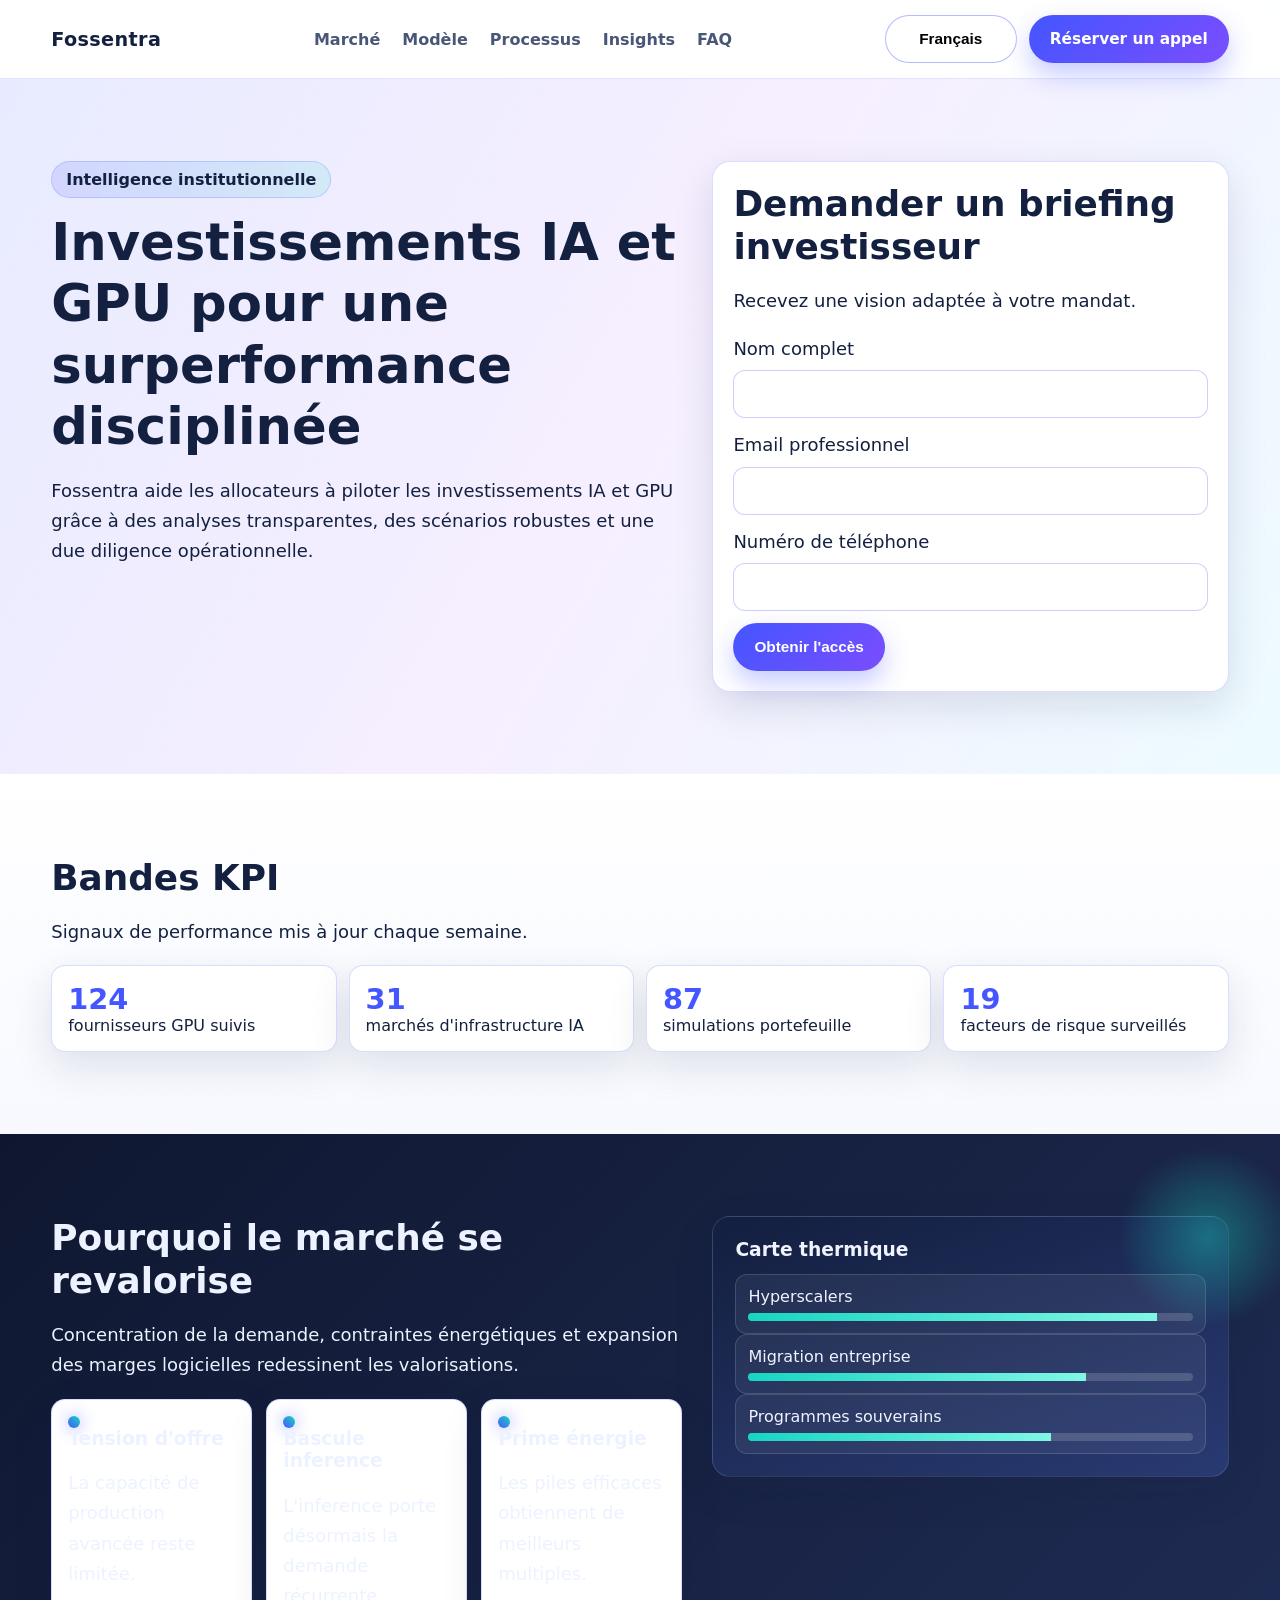
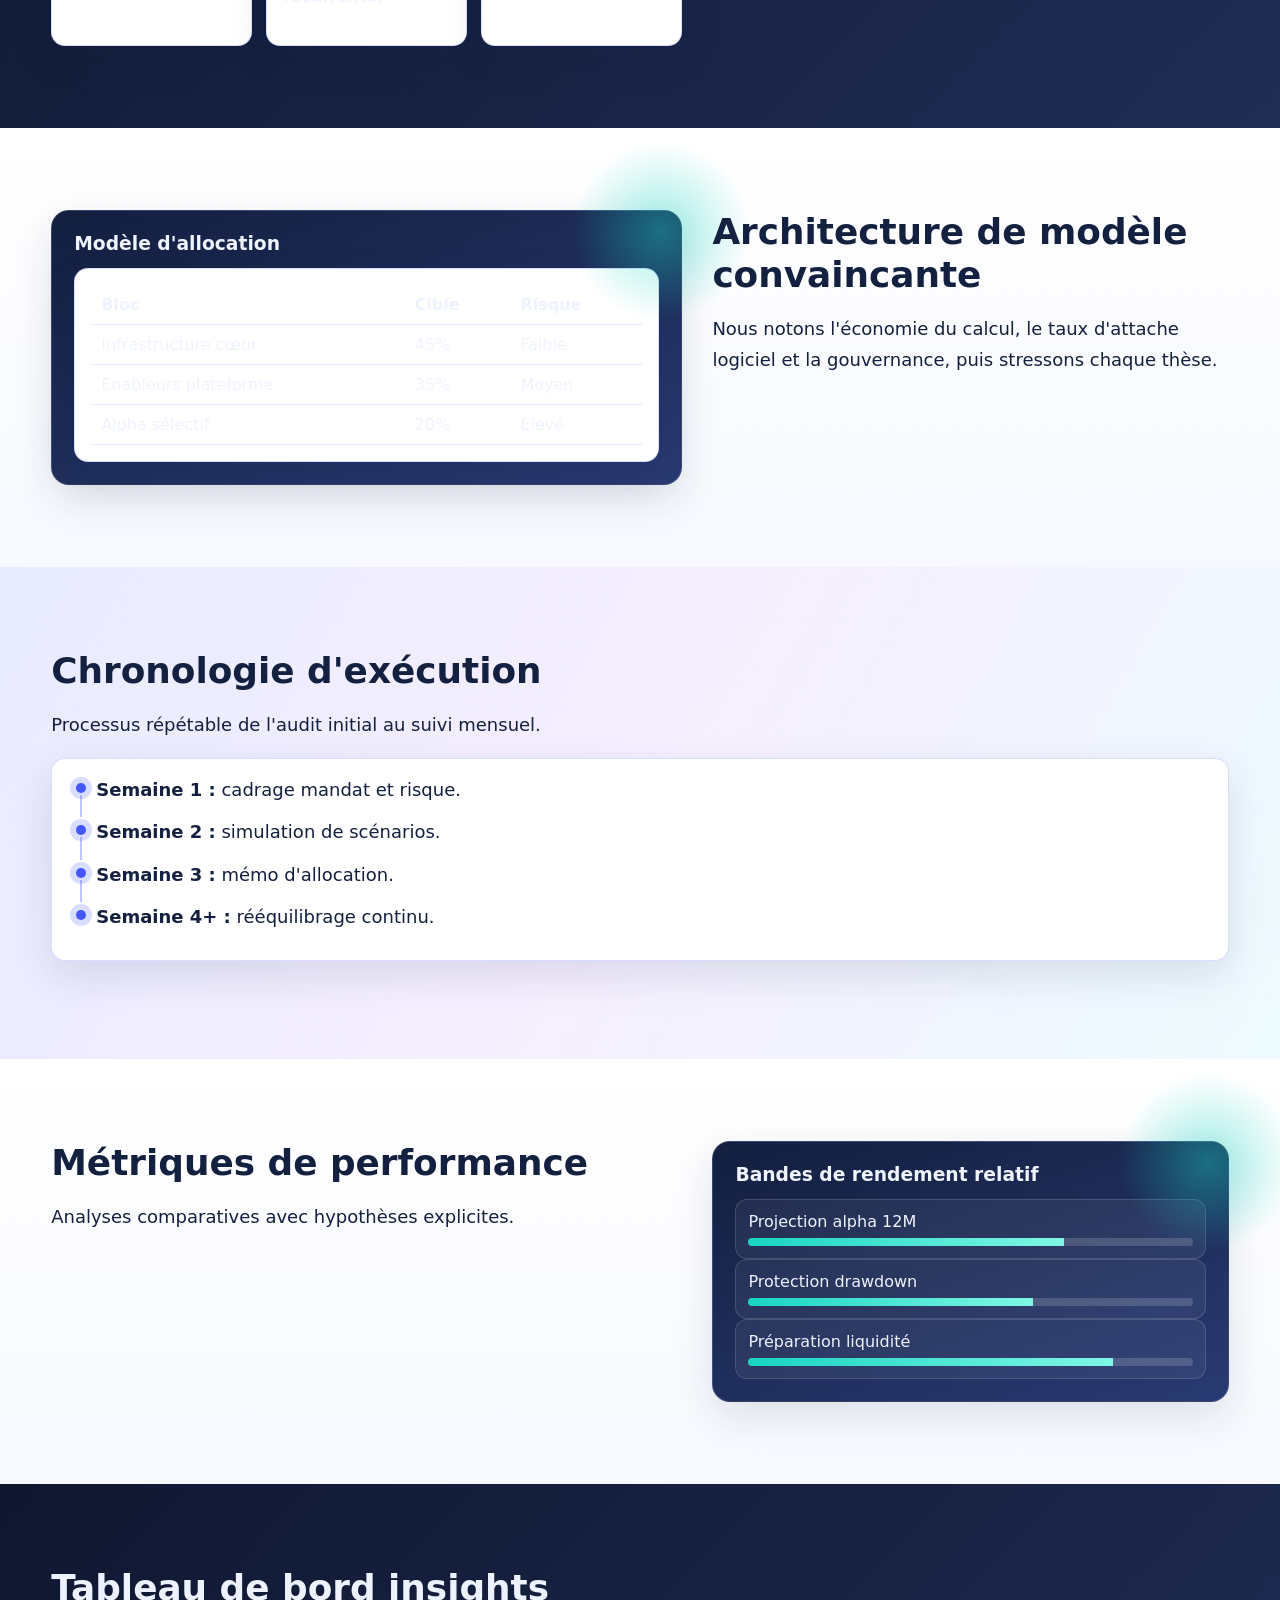
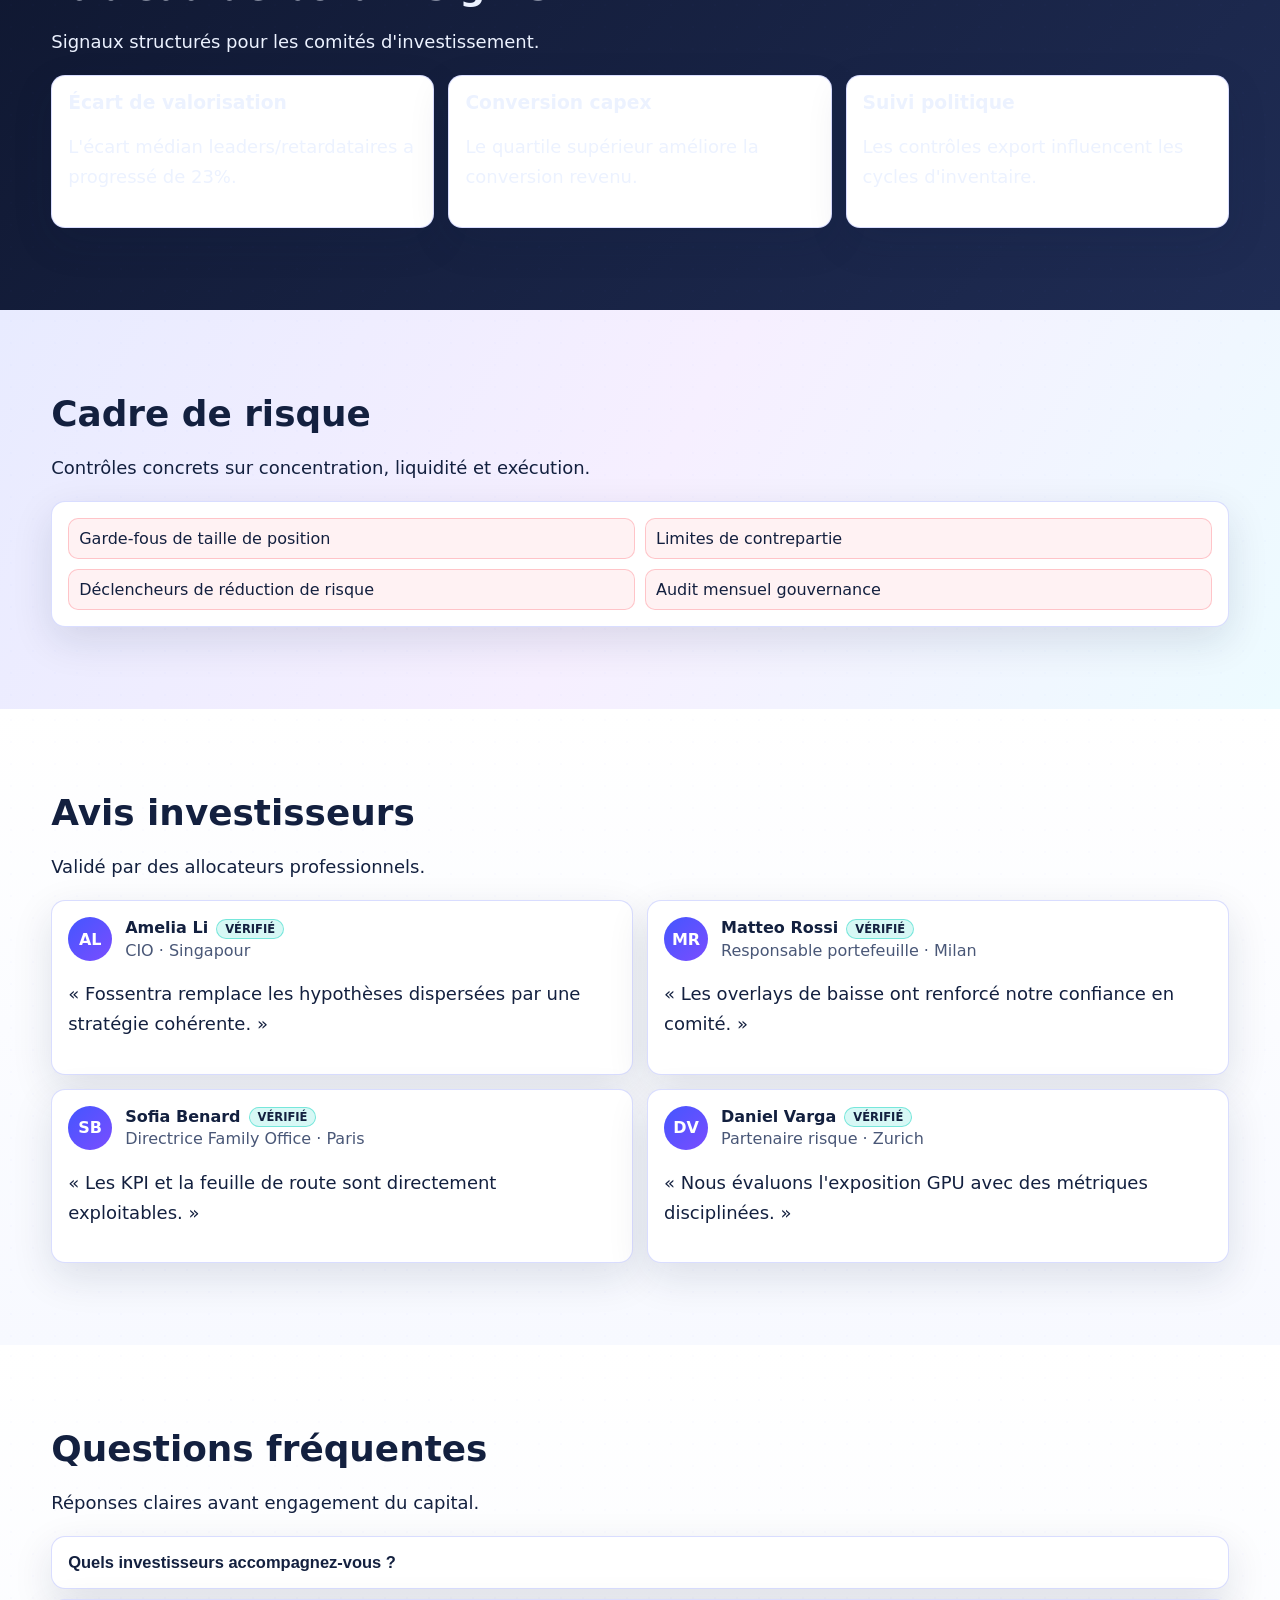
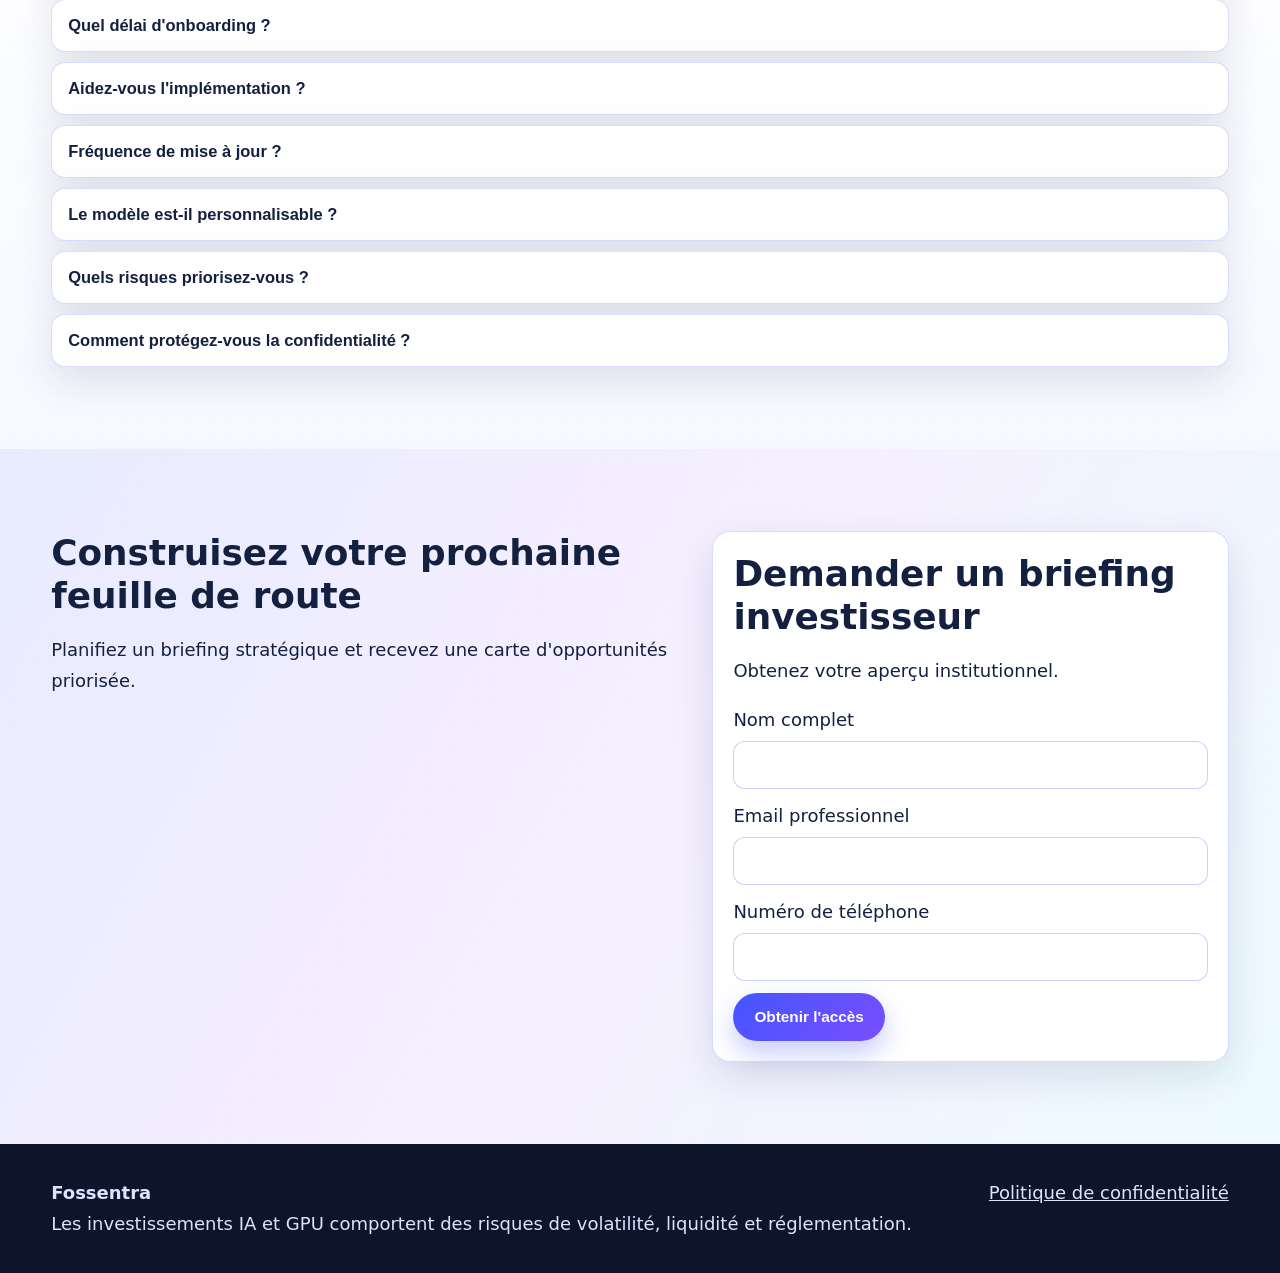
<file: fr/index.html>
<!doctype html><html lang="fr"><head><meta charset="UTF-8"><meta name="viewport" content="width=device-width, initial-scale=1.0"><title>Fossentra | Investissements IA et GPU pour la croissance institutionnelle</title><meta name="description" content="Fossentra fournit une intelligence premium sur les investissements IA et GPU avec modélisation et contrôle du risque."><link rel="canonical" href="https://fossentra.com/fr/index.html"><link rel="alternate" hreflang="en" href="https://fossentra.com/index.html"><link rel="alternate" hreflang="de" href="https://fossentra.com/de/index.html"><link rel="alternate" hreflang="fr" href="https://fossentra.com/fr/index.html"><link rel="alternate" hreflang="es" href="https://fossentra.com/es/index.html"><link rel="alternate" hreflang="it" href="https://fossentra.com/it/index.html"><link rel="alternate" hreflang="x-default" href="https://fossentra.com/index.html"><meta property="og:title" content="Fossentra | Plateforme investissements IA et GPU"><meta property="og:description" content="Recherche et signaux pilotés par les données."><meta property="og:type" content="website"><meta property="og:url" content="https://fossentra.com/fr/index.html"><meta name="twitter:card" content="summary_large_image"><meta name="twitter:title" content="Fossentra | Investissements IA et GPU"><meta name="twitter:description" content="Construisez une conviction solide avec une intelligence premium."><link rel="stylesheet" href="../assets/style.css"><script defer src="../assets/app.js"></script></head><body>
<header class="site-header"><div class="container header-inner"><a class="brand" href="../index.html">Fossentra</a><nav class="nav-links"><a href="#market">Marché</a><a href="#model">Modèle</a><a href="#process">Processus</a><a href="#insights">Insights</a><a href="#faq">FAQ</a></nav><div class="header-right"><div class="lang-switcher" data-lang-switcher><button class="lang-btn" data-lang-btn>Français</button><div class="lang-menu"><a href="../index.html">English</a><a href="../de/index.html">Deutsch</a><a href="../fr/index.html">Français</a><a href="../es/index.html">Español</a><a href="../it/index.html">Italiano</a></div></div><a class="btn btn-primary" href="#lead-final">Réserver un appel</a><button class="burger" data-burger-open>☰</button></div></div></header>
<div class="drawer-backdrop" data-drawer-backdrop></div><aside class="mobile-drawer" data-drawer><div class="drawer-head"><strong>Fossentra</strong><button class="btn" data-burger-close>X</button></div><nav class="drawer-nav"><a href="#market">Marché</a><a href="#model">Modèle</a><a href="#process">Processus</a><a href="#insights">Insights</a><a href="#faq">FAQ</a></nav><div class="lang-switcher" data-lang-switcher style="margin:14px 0;"><button class="lang-btn" data-lang-btn>Français</button><div class="lang-menu"><a href="../index.html">English</a><a href="../de/index.html">Deutsch</a><a href="../fr/index.html">Français</a><a href="../es/index.html">Español</a><a href="../it/index.html">Italiano</a></div></div><a class="btn btn-primary" href="#lead-final">Réserver un appel</a></aside>
<main>
<section class="section section-gradient"><div class="container hero-grid"><div class="hero-copy reveal"><span class="badge">Intelligence institutionnelle</span><h1>Investissements IA et GPU pour une surperformance disciplinée</h1><p>Fossentra aide les allocateurs à piloter les investissements IA et GPU grâce à des analyses transparentes, des scénarios robustes et une due diligence opérationnelle.</p></div><div class="form-card reveal"><h2>Demander un briefing investisseur</h2><p>Recevez une vision adaptée à votre mandat.</p><form><div class="field"><label for="n1">Nom complet</label><input id="n1"></div><div class="field"><label for="e1">Email professionnel</label><input id="e1" type="email"></div><div class="field"><label for="p1">Numéro de téléphone</label><input id="p1" type="tel"></div><button class="btn btn-primary">Obtenir l'accès</button></form></div></div></section>
<section class="section section-light"><div class="container"><h2>Bandes KPI</h2><p>Signaux de performance mis à jour chaque semaine.</p><div class="kpi-strip reveal"><div class="kpi-card"><strong data-counter="124">0</strong>fournisseurs GPU suivis</div><div class="kpi-card"><strong data-counter="31">0</strong>marchés d'infrastructure IA</div><div class="kpi-card"><strong data-counter="87">0</strong>simulations portefeuille</div><div class="kpi-card"><strong data-counter="19">0</strong>facteurs de risque surveillés</div></div></div></section>
<section id="market" class="section section-dark"><div class="container two-col"><div class="reveal"><h2>Pourquoi le marché se revalorise</h2><p>Concentration de la demande, contraintes énergétiques et expansion des marges logicielles redessinent les valorisations.</p><div class="grid-3"><article class="icon-card"><div class="icon-dot"></div><h3>Tension d'offre</h3><p>La capacité de production avancée reste limitée.</p></article><article class="icon-card"><div class="icon-dot"></div><h3>Bascule inference</h3><p>L'inference porte désormais la demande récurrente.</p></article><article class="icon-card"><div class="icon-dot"></div><h3>Prime énergie</h3><p>Les piles efficaces obtiennent de meilleurs multiples.</p></article></div></div><div class="visual-panel reveal"><h3>Carte thermique</h3><div class="metric">Hyperscalers<div class="bar"><span data-width="92%"></span></div></div><div class="metric">Migration entreprise<div class="bar"><span data-width="76%"></span></div></div><div class="metric">Programmes souverains<div class="bar"><span data-width="68%"></span></div></div></div></div></section>
<section id="model" class="section section-light"><div class="container two-col"><div class="visual-panel reveal"><h3>Modèle d'allocation</h3><div class="table-wrap"><table><thead><tr><th>Bloc</th><th>Cible</th><th>Risque</th></tr></thead><tbody><tr><td>Infrastructure cœur</td><td>45%</td><td>Faible</td></tr><tr><td>Enableurs plateforme</td><td>35%</td><td>Moyen</td></tr><tr><td>Alpha sélectif</td><td>20%</td><td>Élevé</td></tr></tbody></table></div></div><div class="reveal"><h2>Architecture de modèle convaincante</h2><p>Nous notons l'économie du calcul, le taux d'attache logiciel et la gouvernance, puis stressons chaque thèse.</p></div></div></section>
<section id="process" class="section section-gradient"><div class="container"><h2>Chronologie d'exécution</h2><p>Processus répétable de l'audit initial au suivi mensuel.</p><ul class="timeline reveal"><li><strong>Semaine 1 :</strong> cadrage mandat et risque.</li><li><strong>Semaine 2 :</strong> simulation de scénarios.</li><li><strong>Semaine 3 :</strong> mémo d'allocation.</li><li><strong>Semaine 4+ :</strong> rééquilibrage continu.</li></ul></div></section>
<section class="section section-light"><div class="container two-col"><div class="reveal"><h2>Métriques de performance</h2><p>Analyses comparatives avec hypothèses explicites.</p></div><div class="visual-panel reveal"><h3>Bandes de rendement relatif</h3><div class="metric">Projection alpha 12M<div class="bar"><span data-width="71%"></span></div></div><div class="metric">Protection drawdown<div class="bar"><span data-width="64%"></span></div></div><div class="metric">Préparation liquidité<div class="bar"><span data-width="82%"></span></div></div></div></div></section>
<section id="insights" class="section section-dark"><div class="container"><h2>Tableau de bord insights</h2><p>Signaux structurés pour les comités d'investissement.</p><div class="grid-3 reveal"><article class="icon-card"><h3>Écart de valorisation</h3><p>L'écart médian leaders/retardataires a progressé de 23%.</p></article><article class="icon-card"><h3>Conversion capex</h3><p>Le quartile supérieur améliore la conversion revenu.</p></article><article class="icon-card"><h3>Suivi politique</h3><p>Les contrôles export influencent les cycles d'inventaire.</p></article></div></div></section>
<section class="section section-gradient"><div class="container"><h2>Cadre de risque</h2><p>Contrôles concrets sur concentration, liquidité et exécution.</p><div class="risk-grid reveal"><div class="risk-pill">Garde-fous de taille de position</div><div class="risk-pill">Limites de contrepartie</div><div class="risk-pill">Déclencheurs de réduction de risque</div><div class="risk-pill">Audit mensuel gouvernance</div></div></div></section>
<section class="section section-light"><div class="container"><h2>Avis investisseurs</h2><p>Validé par des allocateurs professionnels.</p><div class="reviews reveal"><article class="review-card"><div class="review-head"><span class="avatar">AL</span><div><div class="name-line">Amelia Li<span class="verified">VÉRIFIÉ</span></div><div class="role-line">CIO · Singapour</div></div></div><p>« Fossentra remplace les hypothèses dispersées par une stratégie cohérente. »</p></article><article class="review-card"><div class="review-head"><span class="avatar">MR</span><div><div class="name-line">Matteo Rossi<span class="verified">VÉRIFIÉ</span></div><div class="role-line">Responsable portefeuille · Milan</div></div></div><p>« Les overlays de baisse ont renforcé notre confiance en comité. »</p></article><article class="review-card"><div class="review-head"><span class="avatar">SB</span><div><div class="name-line">Sofia Benard<span class="verified">VÉRIFIÉ</span></div><div class="role-line">Directrice Family Office · Paris</div></div></div><p>« Les KPI et la feuille de route sont directement exploitables. »</p></article><article class="review-card"><div class="review-head"><span class="avatar">DV</span><div><div class="name-line">Daniel Varga<span class="verified">VÉRIFIÉ</span></div><div class="role-line">Partenaire risque · Zurich</div></div></div><p>« Nous évaluons l'exposition GPU avec des métriques disciplinées. »</p></article></div></div></section>
<section id="faq" class="section section-light"><div class="container"><h2>Questions fréquentes</h2><p>Réponses claires avant engagement du capital.</p><div class="faq-list reveal"><article class="faq-item"><button class="faq-btn">Quels investisseurs accompagnez-vous ?</button><div class="faq-answer">Family offices, fonds et équipes trésorerie.</div></article><article class="faq-item"><button class="faq-btn">Quel délai d'onboarding ?</button><div class="faq-answer">Le plus souvent sous une semaine après validation.</div></article><article class="faq-item"><button class="faq-btn">Aidez-vous l'implémentation ?</button><div class="faq-answer">Oui, avec mémos, watchlists et dashboards.</div></article><article class="faq-item"><button class="faq-btn">Fréquence de mise à jour ?</button><div class="faq-answer">Hebdomadaire pour le cœur, quotidienne pour les facteurs volatils.</div></article><article class="faq-item"><button class="faq-btn">Le modèle est-il personnalisable ?</button><div class="faq-answer">Oui, selon mandat et tolérance au risque.</div></article><article class="faq-item"><button class="faq-btn">Quels risques priorisez-vous ?</button><div class="faq-answer">Liquidité, concentration et changements réglementaires.</div></article><article class="faq-item"><button class="faq-btn">Comment protégez-vous la confidentialité ?</button><div class="faq-answer">Accès par rôle, chiffrement et journaux d'audit.</div></article></div></div></section>
<section id="lead-final" class="section section-gradient"><div class="container two-col"><div class="reveal"><h2>Construisez votre prochaine feuille de route</h2><p>Planifiez un briefing stratégique et recevez une carte d'opportunités priorisée.</p></div><div class="form-card reveal"><h2>Demander un briefing investisseur</h2><p>Obtenez votre aperçu institutionnel.</p><form><div class="field"><label for="n2">Nom complet</label><input id="n2"></div><div class="field"><label for="e2">Email professionnel</label><input id="e2" type="email"></div><div class="field"><label for="p2">Numéro de téléphone</label><input id="p2" type="tel"></div><button class="btn btn-primary">Obtenir l'accès</button></form></div></div></section>
</main>
<footer><div class="container footer-row"><div><strong>Fossentra</strong><div>Les investissements IA et GPU comportent des risques de volatilité, liquidité et réglementation.</div></div><a href="#" class="footer-link" data-open-modal>Politique de confidentialité</a></div></footer>
<div class="modal" data-modal><div class="modal-panel"><button class="btn modal-close" data-close-modal>Fermer</button><h2>Politique de confidentialité</h2><div class="modal-body"><h3>Introduction</h3><p>Cette politique explique le traitement des données par Fossentra.</p><h3>Collecte des données</h3><p>Nous collectons nom complet, email professionnel, téléphone et données d'interaction.</p><h3>Base légale</h3><p>Traitement fondé sur consentement, contrat et intérêt légitime.</p><h3>Cookies</h3><p>Utilisés pour sécurité de session, performance et préférences linguistiques.</p><h3>Durée de conservation</h3><p>Conservation limitée aux obligations de service et de conformité.</p><h3>Partage avec des tiers</h3><p>Partage uniquement avec des sous-traitants vérifiés.</p><h3>Sécurité</h3><p>Chiffrement, contrôle d'accès, audits et tests de sécurité.</p><h3>Droits des utilisateurs</h3><p>Accès, rectification, suppression, portabilité et limitation selon la loi.</p><h3>Transferts internationaux</h3><p>Les transferts transfrontaliers appliquent des garanties approuvées.</p><h3>Divulgation des risques sectoriels</h3><p>Les investissements IA et GPU restent exposés aux cycles de marché, politiques et technologiques.</p><h3>Contact</h3><p>Demandes: privacy@fossentra.com.</p></div></div></div>
<script type="application/ld+json">{"@context":"https://schema.org","@graph":[{"@type":"Organization","name":"Fossentra","url":"https://fossentra.com"},{"@type":"WebSite","name":"Fossentra","url":"https://fossentra.com/fr/index.html","inLanguage":"fr"},{"@type":"FAQPage","mainEntity":[{"@type":"Question","name":"Quels investisseurs accompagnez-vous ?","acceptedAnswer":{"@type":"Answer","text":"Family offices, fonds et équipes trésorerie."}},{"@type":"Question","name":"Quel délai d'onboarding ?","acceptedAnswer":{"@type":"Answer","text":"Généralement sous une semaine."}}]},{"@type":"Review","itemReviewed":{"@type":"Organization","name":"Fossentra"},"author":{"@type":"Person","name":"Amelia Li"},"reviewRating":{"@type":"Rating","ratingValue":"5"},"reviewBody":"Stratégie cohérente."}]}</script>
</body></html>
</file>
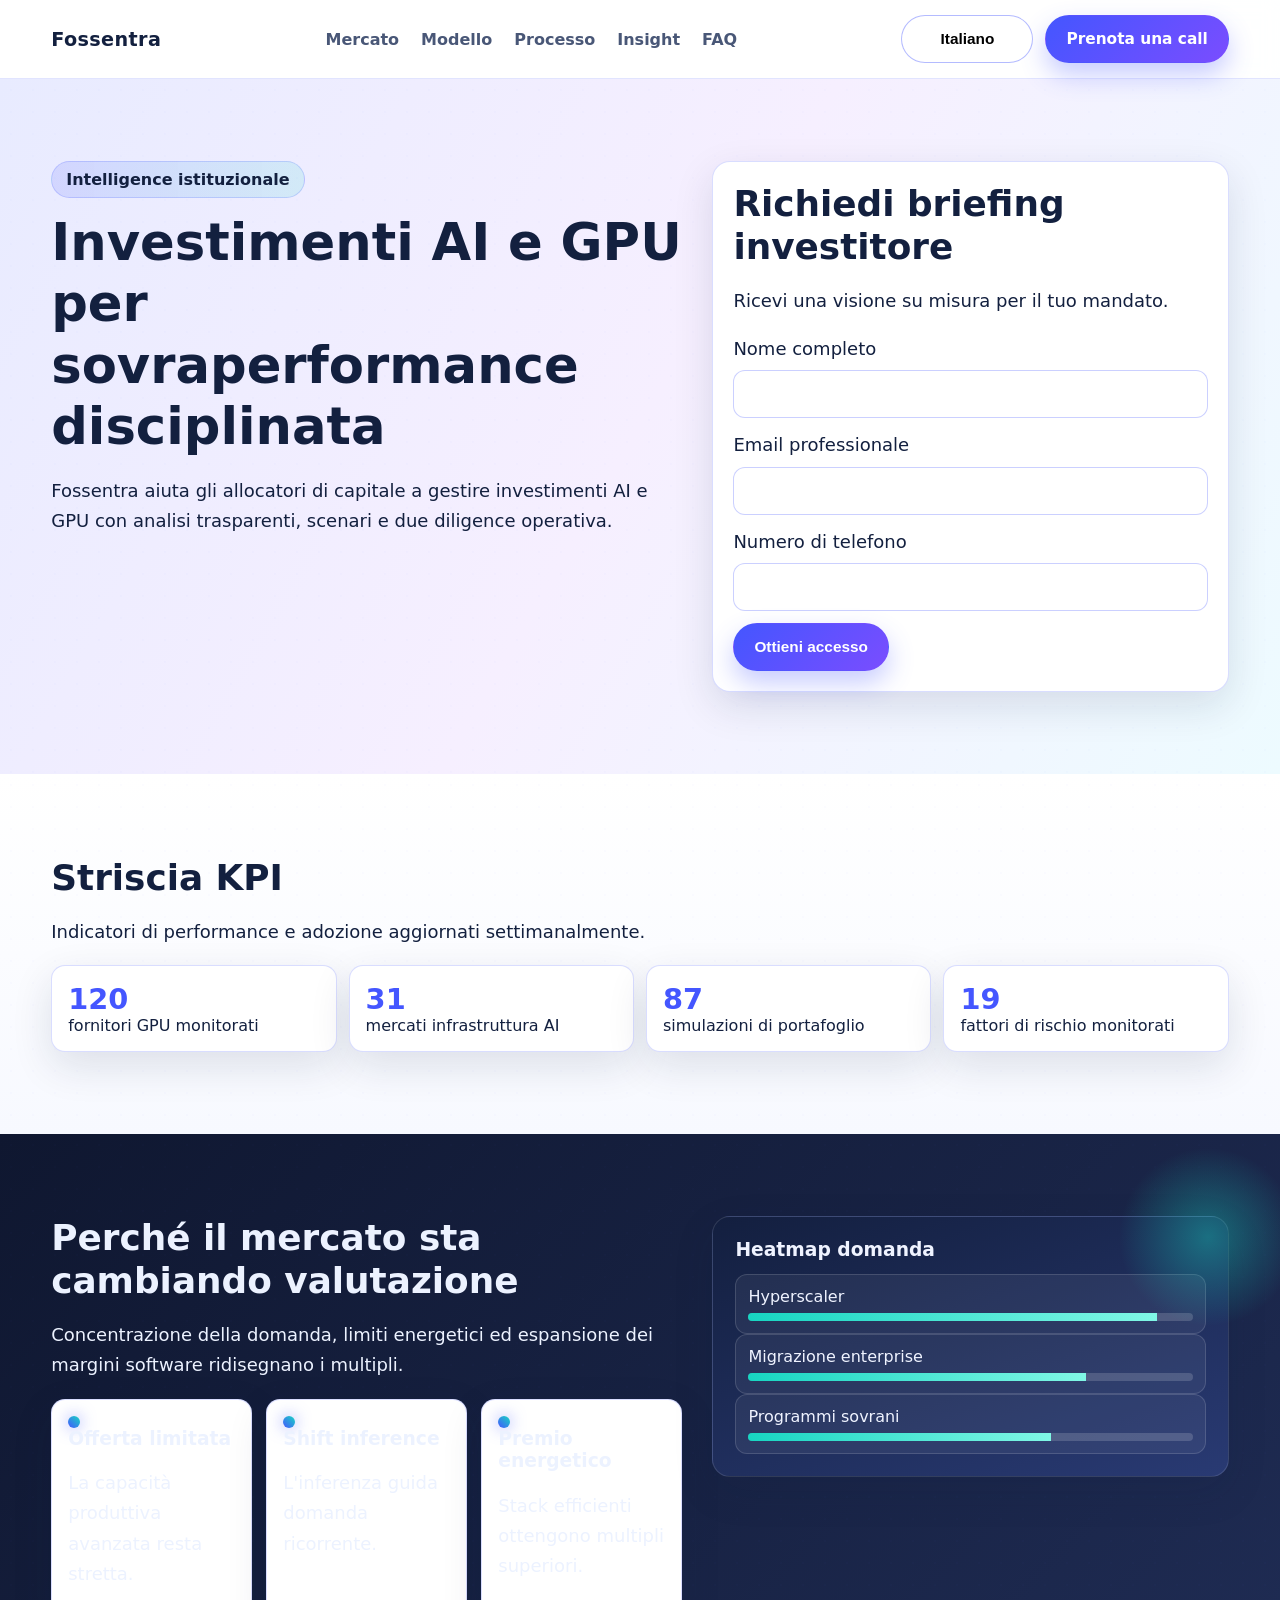
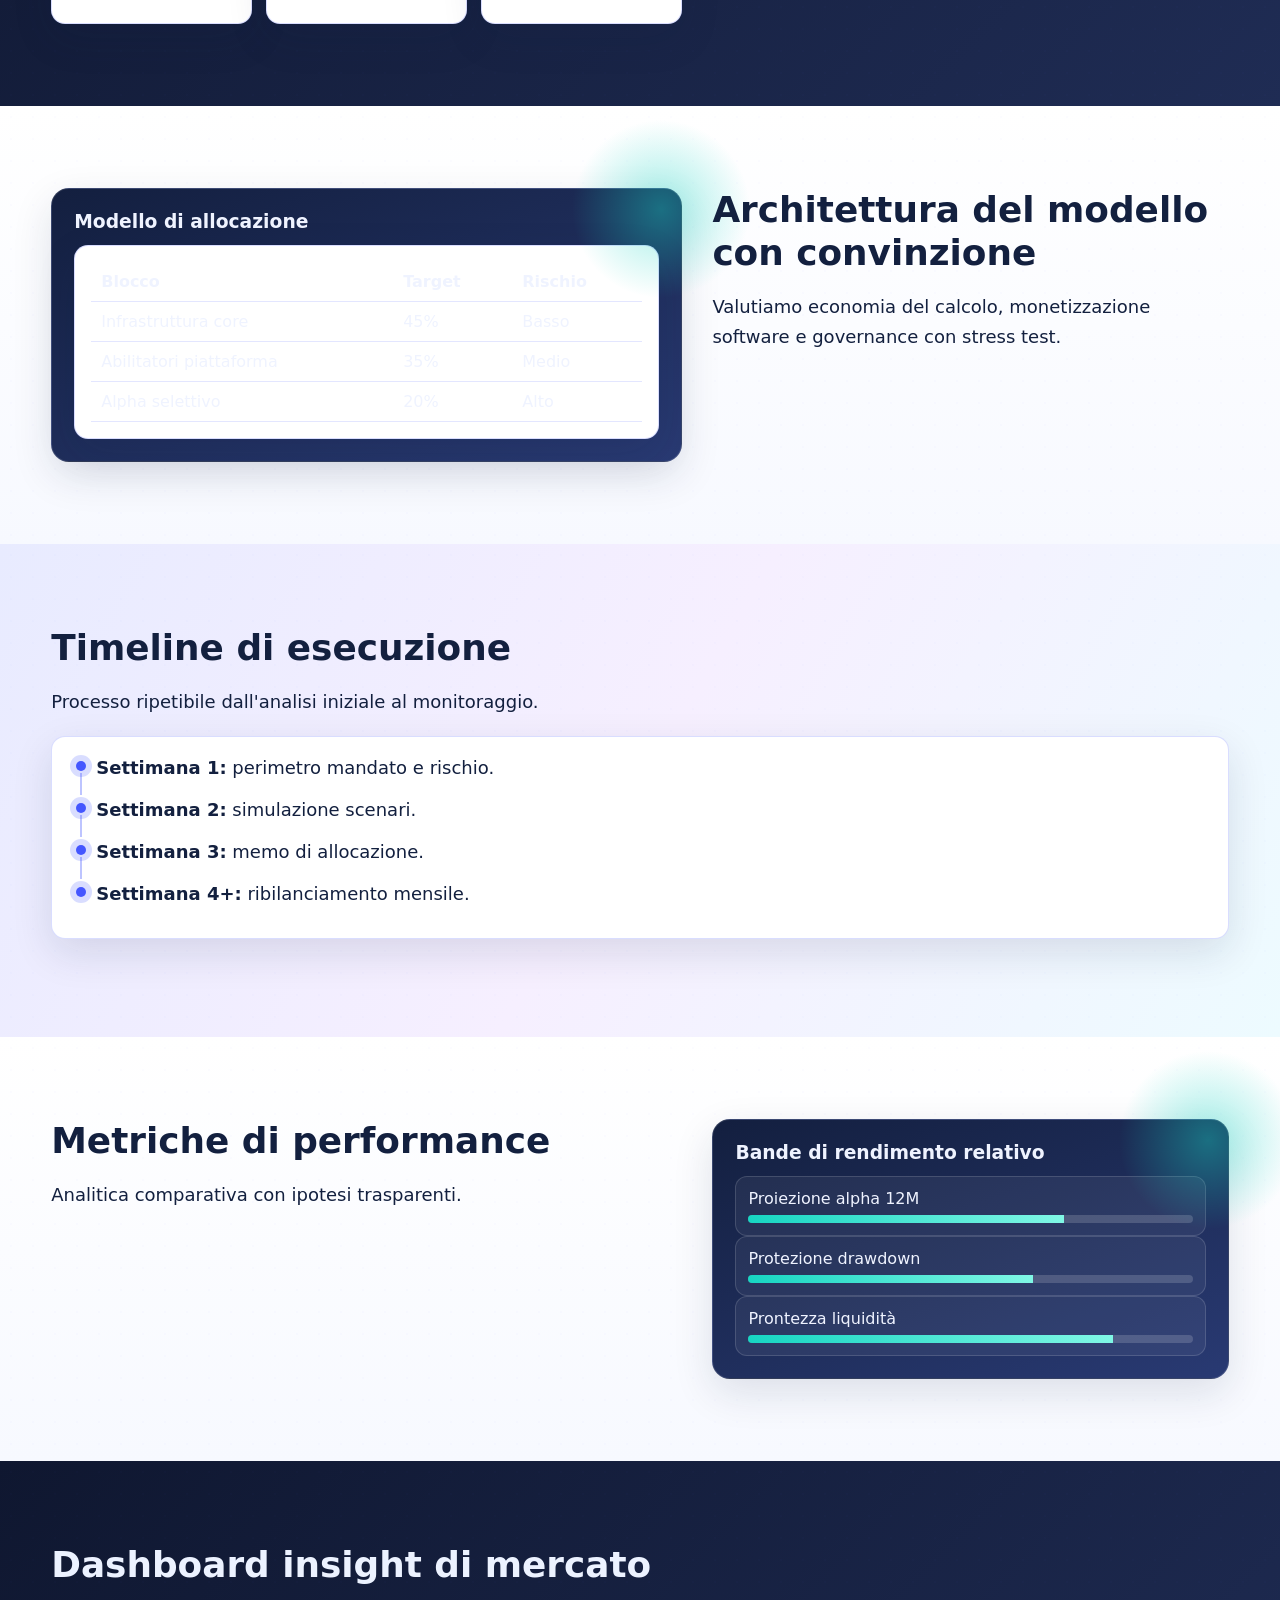
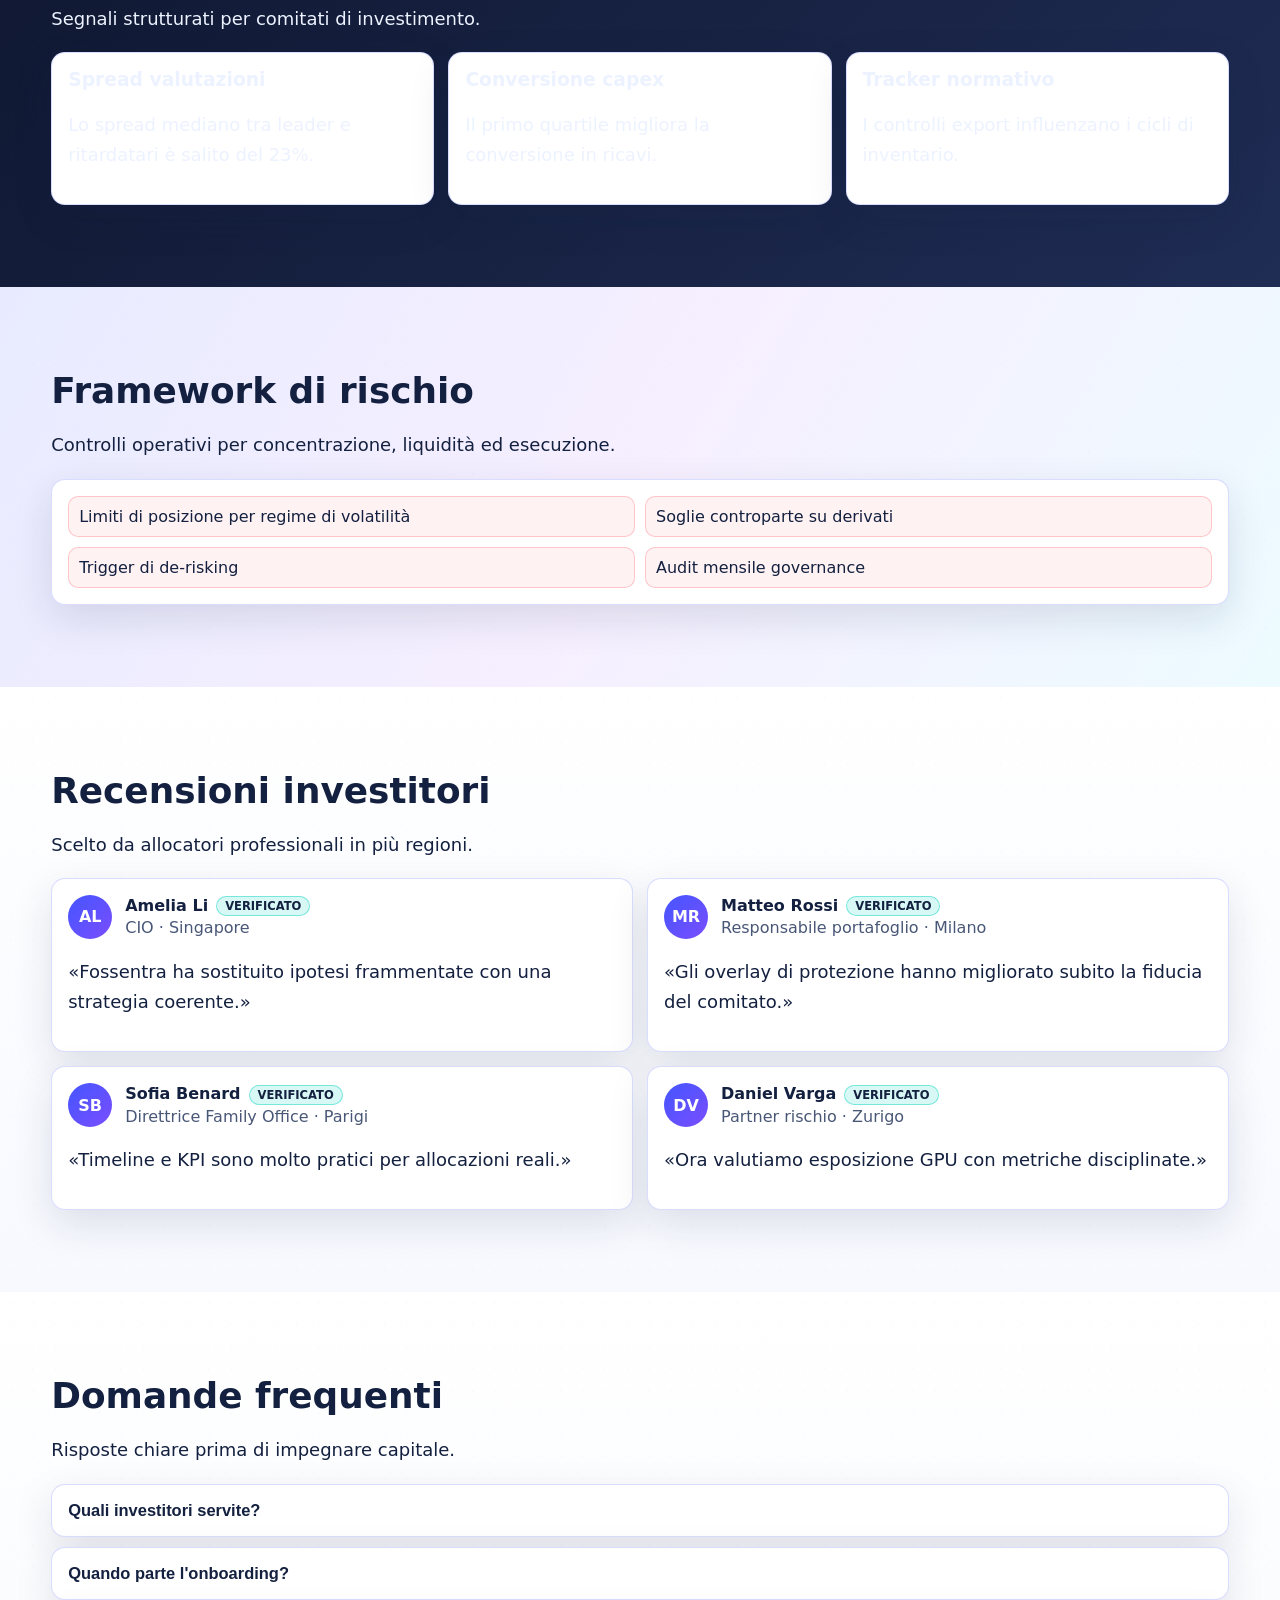
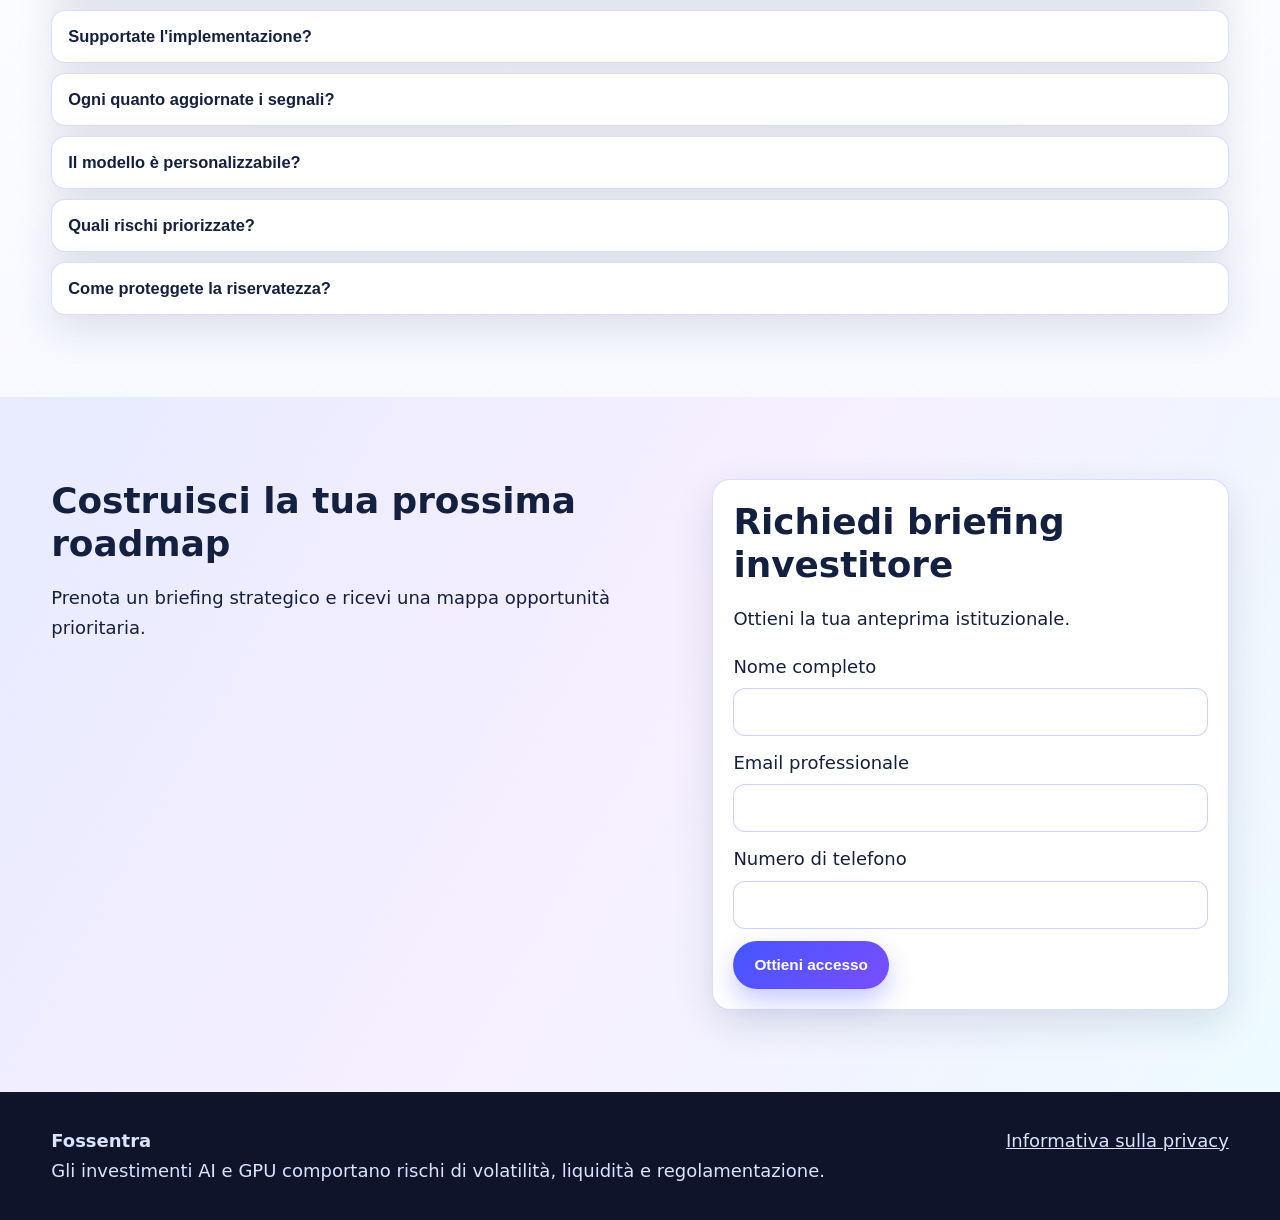
<file: it/index.html>
<!doctype html><html lang="it"><head><meta charset="UTF-8"><meta name="viewport" content="width=device-width, initial-scale=1.0"><title>Fossentra | Investimenti AI e GPU per crescita istituzionale</title><meta name="description" content="Fossentra offre intelligence premium su investimenti AI e GPU con modellazione e controllo del rischio."><link rel="canonical" href="https://fossentra.com/it/index.html"><link rel="alternate" hreflang="en" href="https://fossentra.com/index.html"><link rel="alternate" hreflang="de" href="https://fossentra.com/de/index.html"><link rel="alternate" hreflang="fr" href="https://fossentra.com/fr/index.html"><link rel="alternate" hreflang="es" href="https://fossentra.com/es/index.html"><link rel="alternate" hreflang="it" href="https://fossentra.com/it/index.html"><link rel="alternate" hreflang="x-default" href="https://fossentra.com/index.html"><meta property="og:title" content="Fossentra | Piattaforma investimenti AI e GPU"><meta property="og:description" content="Ricerca e metriche data-driven."><meta property="og:type" content="website"><meta property="og:url" content="https://fossentra.com/it/index.html"><meta name="twitter:card" content="summary_large_image"><meta name="twitter:title" content="Fossentra | Investimenti AI e GPU"><meta name="twitter:description" content="Costruisci convinzione con intelligence premium."><link rel="stylesheet" href="../assets/style.css"><script defer src="../assets/app.js"></script></head><body>
<header class="site-header"><div class="container header-inner"><a class="brand" href="../index.html">Fossentra</a><nav class="nav-links"><a href="#market">Mercato</a><a href="#model">Modello</a><a href="#process">Processo</a><a href="#insights">Insight</a><a href="#faq">FAQ</a></nav><div class="header-right"><div class="lang-switcher" data-lang-switcher><button class="lang-btn" data-lang-btn>Italiano</button><div class="lang-menu"><a href="../index.html">English</a><a href="../de/index.html">Deutsch</a><a href="../fr/index.html">Français</a><a href="../es/index.html">Español</a><a href="../it/index.html">Italiano</a></div></div><a class="btn btn-primary" href="#lead-final">Prenota una call</a><button class="burger" data-burger-open>☰</button></div></div></header>
<div class="drawer-backdrop" data-drawer-backdrop></div><aside class="mobile-drawer" data-drawer><div class="drawer-head"><strong>Fossentra</strong><button class="btn" data-burger-close>X</button></div><nav class="drawer-nav"><a href="#market">Mercato</a><a href="#model">Modello</a><a href="#process">Processo</a><a href="#insights">Insight</a><a href="#faq">FAQ</a></nav><div class="lang-switcher" data-lang-switcher style="margin:14px 0;"><button class="lang-btn" data-lang-btn>Italiano</button><div class="lang-menu"><a href="../index.html">English</a><a href="../de/index.html">Deutsch</a><a href="../fr/index.html">Français</a><a href="../es/index.html">Español</a><a href="../it/index.html">Italiano</a></div></div><a class="btn btn-primary" href="#lead-final">Prenota una call</a></aside>
<main><section class="section section-gradient"><div class="container hero-grid"><div class="hero-copy reveal"><span class="badge">Intelligence istituzionale</span><h1>Investimenti AI e GPU per sovraperformance disciplinata</h1><p>Fossentra aiuta gli allocatori di capitale a gestire investimenti AI e GPU con analisi trasparenti, scenari e due diligence operativa.</p></div><div class="form-card reveal"><h2>Richiedi briefing investitore</h2><p>Ricevi una visione su misura per il tuo mandato.</p><form><div class="field"><label for="n1">Nome completo</label><input id="n1"></div><div class="field"><label for="e1">Email professionale</label><input id="e1" type="email"></div><div class="field"><label for="p1">Numero di telefono</label><input id="p1" type="tel"></div><button class="btn btn-primary">Ottieni accesso</button></form></div></div></section>
<section class="section section-light"><div class="container"><h2>Striscia KPI</h2><p>Indicatori di performance e adozione aggiornati settimanalmente.</p><div class="kpi-strip reveal"><div class="kpi-card"><strong data-counter="124">0</strong>fornitori GPU monitorati</div><div class="kpi-card"><strong data-counter="31">0</strong>mercati infrastruttura AI</div><div class="kpi-card"><strong data-counter="87">0</strong>simulazioni di portafoglio</div><div class="kpi-card"><strong data-counter="19">0</strong>fattori di rischio monitorati</div></div></div></section>
<section id="market" class="section section-dark"><div class="container two-col"><div class="reveal"><h2>Perché il mercato sta cambiando valutazione</h2><p>Concentrazione della domanda, limiti energetici ed espansione dei margini software ridisegnano i multipli.</p><div class="grid-3"><article class="icon-card"><div class="icon-dot"></div><h3>Offerta limitata</h3><p>La capacità produttiva avanzata resta stretta.</p></article><article class="icon-card"><div class="icon-dot"></div><h3>Shift inference</h3><p>L'inferenza guida domanda ricorrente.</p></article><article class="icon-card"><div class="icon-dot"></div><h3>Premio energetico</h3><p>Stack efficienti ottengono multipli superiori.</p></article></div></div><div class="visual-panel reveal"><h3>Heatmap domanda</h3><div class="metric">Hyperscaler<div class="bar"><span data-width="92%"></span></div></div><div class="metric">Migrazione enterprise<div class="bar"><span data-width="76%"></span></div></div><div class="metric">Programmi sovrani<div class="bar"><span data-width="68%"></span></div></div></div></div></section>
<section id="model" class="section section-light"><div class="container two-col"><div class="visual-panel reveal"><h3>Modello di allocazione</h3><div class="table-wrap"><table><thead><tr><th>Blocco</th><th>Target</th><th>Rischio</th></tr></thead><tbody><tr><td>Infrastruttura core</td><td>45%</td><td>Basso</td></tr><tr><td>Abilitatori piattaforma</td><td>35%</td><td>Medio</td></tr><tr><td>Alpha selettivo</td><td>20%</td><td>Alto</td></tr></tbody></table></div></div><div class="reveal"><h2>Architettura del modello con convinzione</h2><p>Valutiamo economia del calcolo, monetizzazione software e governance con stress test.</p></div></div></section>
<section id="process" class="section section-gradient"><div class="container"><h2>Timeline di esecuzione</h2><p>Processo ripetibile dall'analisi iniziale al monitoraggio.</p><ul class="timeline reveal"><li><strong>Settimana 1:</strong> perimetro mandato e rischio.</li><li><strong>Settimana 2:</strong> simulazione scenari.</li><li><strong>Settimana 3:</strong> memo di allocazione.</li><li><strong>Settimana 4+:</strong> ribilanciamento mensile.</li></ul></div></section>
<section class="section section-light"><div class="container two-col"><div class="reveal"><h2>Metriche di performance</h2><p>Analitica comparativa con ipotesi trasparenti.</p></div><div class="visual-panel reveal"><h3>Bande di rendimento relativo</h3><div class="metric">Proiezione alpha 12M<div class="bar"><span data-width="71%"></span></div></div><div class="metric">Protezione drawdown<div class="bar"><span data-width="64%"></span></div></div><div class="metric">Prontezza liquidità<div class="bar"><span data-width="82%"></span></div></div></div></div></section>
<section id="insights" class="section section-dark"><div class="container"><h2>Dashboard insight di mercato</h2><p>Segnali strutturati per comitati di investimento.</p><div class="grid-3 reveal"><article class="icon-card"><h3>Spread valutazioni</h3><p>Lo spread mediano tra leader e ritardatari è salito del 23%.</p></article><article class="icon-card"><h3>Conversione capex</h3><p>Il primo quartile migliora la conversione in ricavi.</p></article><article class="icon-card"><h3>Tracker normativo</h3><p>I controlli export influenzano i cicli di inventario.</p></article></div></div></section>
<section class="section section-gradient"><div class="container"><h2>Framework di rischio</h2><p>Controlli operativi per concentrazione, liquidità ed esecuzione.</p><div class="risk-grid reveal"><div class="risk-pill">Limiti di posizione per regime di volatilità</div><div class="risk-pill">Soglie controparte su derivati</div><div class="risk-pill">Trigger di de-risking</div><div class="risk-pill">Audit mensile governance</div></div></div></section>
<section class="section section-light"><div class="container"><h2>Recensioni investitori</h2><p>Scelto da allocatori professionali in più regioni.</p><div class="reviews reveal"><article class="review-card"><div class="review-head"><span class="avatar">AL</span><div><div class="name-line">Amelia Li<span class="verified">VERIFICATO</span></div><div class="role-line">CIO · Singapore</div></div></div><p>«Fossentra ha sostituito ipotesi frammentate con una strategia coerente.»</p></article><article class="review-card"><div class="review-head"><span class="avatar">MR</span><div><div class="name-line">Matteo Rossi<span class="verified">VERIFICATO</span></div><div class="role-line">Responsabile portafoglio · Milano</div></div></div><p>«Gli overlay di protezione hanno migliorato subito la fiducia del comitato.»</p></article><article class="review-card"><div class="review-head"><span class="avatar">SB</span><div><div class="name-line">Sofia Benard<span class="verified">VERIFICATO</span></div><div class="role-line">Direttrice Family Office · Parigi</div></div></div><p>«Timeline e KPI sono molto pratici per allocazioni reali.»</p></article><article class="review-card"><div class="review-head"><span class="avatar">DV</span><div><div class="name-line">Daniel Varga<span class="verified">VERIFICATO</span></div><div class="role-line">Partner rischio · Zurigo</div></div></div><p>«Ora valutiamo esposizione GPU con metriche disciplinate.»</p></article></div></div></section>
<section id="faq" class="section section-light"><div class="container"><h2>Domande frequenti</h2><p>Risposte chiare prima di impegnare capitale.</p><div class="faq-list reveal"><article class="faq-item"><button class="faq-btn">Quali investitori servite?</button><div class="faq-answer">Family office, fondi e team di tesoreria.</div></article><article class="faq-item"><button class="faq-btn">Quando parte l'onboarding?</button><div class="faq-answer">In genere entro una settimana dopo conferma e compliance.</div></article><article class="faq-item"><button class="faq-btn">Supportate l'implementazione?</button><div class="faq-answer">Sì, con memo di allocazione, watchlist e dashboard.</div></article><article class="faq-item"><button class="faq-btn">Ogni quanto aggiornate i segnali?</button><div class="faq-answer">Settimanale per il core, giornaliero per fattori volatili.</div></article><article class="faq-item"><button class="faq-btn">Il modello è personalizzabile?</button><div class="faq-answer">Sì, in base a mandato e tolleranza al rischio.</div></article><article class="faq-item"><button class="faq-btn">Quali rischi priorizzate?</button><div class="faq-answer">Liquidità, concentrazione e cambi normativi.</div></article><article class="faq-item"><button class="faq-btn">Come proteggete la riservatezza?</button><div class="faq-answer">Accesso a ruoli, cifratura, audit log e controlli contrattuali.</div></article></div></div></section>
<section id="lead-final" class="section section-gradient"><div class="container two-col"><div class="reveal"><h2>Costruisci la tua prossima roadmap</h2><p>Prenota un briefing strategico e ricevi una mappa opportunità prioritaria.</p></div><div class="form-card reveal"><h2>Richiedi briefing investitore</h2><p>Ottieni la tua anteprima istituzionale.</p><form><div class="field"><label for="n2">Nome completo</label><input id="n2"></div><div class="field"><label for="e2">Email professionale</label><input id="e2" type="email"></div><div class="field"><label for="p2">Numero di telefono</label><input id="p2" type="tel"></div><button class="btn btn-primary">Ottieni accesso</button></form></div></div></section></main>
<footer><div class="container footer-row"><div><strong>Fossentra</strong><div>Gli investimenti AI e GPU comportano rischi di volatilità, liquidità e regolamentazione.</div></div><a href="#" class="footer-link" data-open-modal>Informativa sulla privacy</a></div></footer>
<div class="modal" data-modal><div class="modal-panel"><button class="btn modal-close" data-close-modal>Chiudi</button><h2>Informativa sulla privacy</h2><div class="modal-body"><h3>Introduzione</h3><p>Questa informativa spiega come Fossentra tratta i dati personali e operativi.</p><h3>Raccolta dati</h3><p>Raccogliamo nome completo, email professionale, telefono e analisi di interazione.</p><h3>Base giuridica</h3><p>Il trattamento si basa su consenso, necessità contrattuale e interesse legittimo.</p><h3>Cookie</h3><p>I cookie servono per sicurezza sessione, performance e preferenze lingua.</p><h3>Periodo di conservazione</h3><p>I dati lead sono conservati solo per tempi necessari a servizio e normativa.</p><h3>Condivisione con terze parti</h3><p>Condivisione solo con fornitori verificati per hosting, analytics e compliance.</p><h3>Sicurezza</h3><p>Applichiamo cifratura, controlli accesso, audit log e test periodici.</p><h3>Diritti utente</h3><p>Puoi richiedere accesso, rettifica, cancellazione, portabilità o limitazione.</p><h3>Trasferimenti internazionali</h3><p>I trasferimenti transfrontalieri utilizzano clausole e garanzie approvate.</p><h3>Divulgazione rischi di settore</h3><p>Gli investimenti AI e GPU restano esposti a cicli di mercato, policy e tecnologia.</p><h3>Contatto</h3><p>Richieste privacy: privacy@fossentra.com.</p></div></div></div>
<script type="application/ld+json">{"@context":"https://schema.org","@graph":[{"@type":"Organization","name":"Fossentra","url":"https://fossentra.com"},{"@type":"WebSite","name":"Fossentra","url":"https://fossentra.com/it/index.html","inLanguage":"it"},{"@type":"FAQPage","mainEntity":[{"@type":"Question","name":"Quali investitori servite?","acceptedAnswer":{"@type":"Answer","text":"Family office, fondi e tesorerie."}},{"@type":"Question","name":"Quando parte l'onboarding?","acceptedAnswer":{"@type":"Answer","text":"Di norma entro una settimana."}}]},{"@type":"Review","itemReviewed":{"@type":"Organization","name":"Fossentra"},"author":{"@type":"Person","name":"Amelia Li"},"reviewRating":{"@type":"Rating","ratingValue":"5"},"reviewBody":"Strategia coerente."}]}</script>
</body></html>
</file>
<file: assets/style.css>
:root {
  --bg: #f4f6ff;
  --surface: #ffffff;
  --surface-dark: #111830;
  --surface-alt: #eef2ff;
  --text: #13203f;
  --muted: #495777;
  --primary: #4456ff;
  --primary-2: #7a4dff;
  --accent: #17d5c2;
  --danger: #ff6d7a;
  --ring: rgba(68, 86, 255, 0.35);
  --shadow: 0 14px 40px rgba(19, 32, 63, 0.12);
  --radius: 18px;
  --btn-height: 48px;
}

* { box-sizing: border-box; }
html, body { margin: 0; padding: 0; }
body {
  font-family: Inter, system-ui, -apple-system, Segoe UI, Roboto, sans-serif;
  color: var(--text);
  background: radial-gradient(circle at 15% 10%, #ffffff, #f0f3ff 58%, #e8edff);
}
body.menu-open, body.modal-open { overflow: hidden; }

p, li, label, .faq-answer, footer, .modal-body {
  font-size: 18px;
  line-height: 1.68;
}

h1, h2, h3 { line-height: 1.2; margin: 0 0 12px; }
h1 { font-size: clamp(2rem, 4vw, 3.2rem); }
h2 { font-size: clamp(1.5rem, 2.8vw, 2.3rem); }
a { color: inherit; text-decoration: none; }

.container { width: min(1180px, 92vw); margin: 0 auto; }
.section { padding: 82px 0; position: relative; overflow: clip; }
.section::before {
  content: "";
  position: absolute;
  inset: 0;
  background-image: radial-gradient(rgba(68, 86, 255, 0.08) 1px, transparent 1px);
  background-size: 22px 22px;
  opacity: 0.2;
  pointer-events: none;
}
.section-light { background: linear-gradient(180deg, #ffffff, #f7f9ff); }
.section-dark { background: linear-gradient(135deg, #0f1730, #1f2c54); color: #ecf2ff; }
.section-gradient { background: linear-gradient(120deg, #e8ebff, #f6efff, #edfbff); }

.site-header {
  position: sticky;
  top: 0;
  z-index: 60;
  backdrop-filter: blur(8px);
  background: rgba(255, 255, 255, 0.86);
  border-bottom: 1px solid rgba(68, 86, 255, 0.16);
}
.header-inner {
  height: 78px;
  display: flex;
  justify-content: space-between;
  align-items: center;
  gap: 18px;
}
.brand { font-weight: 800; font-size: 1.2rem; letter-spacing: .02em; white-space: nowrap; }
.nav-links {
  display: flex;
  gap: 22px;
  white-space: nowrap;
  align-items: center;
}
.nav-links a { color: var(--muted); font-weight: 600; }
.header-right { display: flex; align-items: center; gap: 12px; }

.btn, .lang-btn {
  display: inline-flex;
  align-items: center;
  justify-content: center;
  height: var(--btn-height);
  border-radius: 999px;
  padding: 0 20px;
  border: 1px solid transparent;
  font-size: 0.96rem;
  font-weight: 700;
  cursor: pointer;
  transition: transform .25s ease, box-shadow .25s ease;
}
.btn-primary {
  background: linear-gradient(135deg, var(--primary), var(--primary-2));
  color: #fff;
  box-shadow: 0 12px 26px rgba(68, 86, 255, .3);
}
.btn-primary:hover { transform: translateY(-1px); }

.lang-switcher { position: relative; }
.lang-btn {
  border: 1px solid rgba(68, 86, 255, .4);
  background: #fff;
  min-width: 132px;
}
.lang-menu {
  position: absolute;
  top: calc(100% + 8px);
  right: 0;
  background: #fff;
  border-radius: 14px;
  box-shadow: var(--shadow);
  border: 1px solid rgba(68, 86, 255, 0.16);
  min-width: 190px;
  padding: 8px;
  display: none;
}
.lang-switcher.open .lang-menu { display: block; }
.lang-menu a {
  display: block;
  padding: 10px 12px;
  border-radius: 10px;
  font-weight: 600;
}
.lang-menu a:hover { background: #eef2ff; }

.hero-grid, .two-col {
  display: grid;
  grid-template-columns: 1.1fr .9fr;
  gap: 30px;
  align-items: start;
}
.hero-copy p { max-width: 62ch; }
.badge {
  display: inline-flex;
  border-radius: 999px;
  padding: 8px 14px;
  background: linear-gradient(90deg, rgba(68,86,255,.14), rgba(23,213,194,.13));
  border: 1px solid rgba(68,86,255,.2);
  margin-bottom: 14px;
  font-weight: 700;
}
.visual-panel {
  background: linear-gradient(160deg, #131f3f, #293a73);
  border: 1px solid rgba(255,255,255,.12);
  border-radius: var(--radius);
  padding: 22px;
  box-shadow: var(--shadow);
  color: #eff3ff;
  position: relative;
}
.visual-panel::after {
  content: "";
  position: absolute;
  width: 180px;
  height: 180px;
  right: -70px;
  top: -70px;
  background: radial-gradient(circle, rgba(23,213,194,.4), transparent 70%);
}
.metric-row { display: grid; gap: 12px; }
.metric {
  background: rgba(255,255,255,.06);
  padding: 12px;
  border-radius: 12px;
  border: 1px solid rgba(255,255,255,.14);
}
.bar { height: 8px; background: rgba(255,255,255,.16); border-radius: 999px; overflow: hidden; margin-top: 7px; }
.bar > span { display: block; height: 100%; width: 0; background: linear-gradient(90deg, #17d5c2, #80f7e5); transition: width 1.2s ease; }

.form-card {
  background: #fff;
  border: 1px solid rgba(68,86,255,.2);
  border-radius: var(--radius);
  padding: 20px;
  box-shadow: var(--shadow);
}
.field { display: grid; gap: 6px; margin-bottom: 12px; }
input {
  height: 48px;
  border-radius: 12px;
  border: 1px solid rgba(68,86,255,.28);
  padding: 0 12px;
  font-size: 1rem;
}
input:focus, button:focus, a:focus {
  outline: 3px solid var(--ring);
  outline-offset: 2px;
}

.kpi-strip {
  display: grid;
  grid-template-columns: repeat(4, 1fr);
  gap: 12px;
}
.kpi-card {
  padding: 16px;
  border-radius: 14px;
  background: #fff;
  border: 1px solid rgba(68,86,255,.2);
  box-shadow: var(--shadow);
}
.kpi-card strong { display: block; font-size: 1.8rem; color: var(--primary); }

.grid-3 { display: grid; grid-template-columns: repeat(3, 1fr); gap: 14px; }
.icon-card, .table-wrap, .timeline, .risk-grid, .review-card, .faq-item {
  border: 1px solid rgba(68,86,255,.2);
  border-radius: 14px;
  background: #fff;
  box-shadow: var(--shadow);
}
.icon-card { padding: 16px; }
.icon-dot { width: 12px; height: 12px; border-radius: 50%; background: linear-gradient(45deg, var(--primary), var(--accent)); box-shadow: 0 0 16px rgba(68,86,255,.6); }

.timeline { padding: 16px; }
.timeline li { list-style: none; position: relative; padding-left: 28px; margin-bottom: 12px; }
.timeline li::before { content: ""; position: absolute; left: 8px; top: 8px; width: 10px; height: 10px; border-radius: 50%; background: var(--primary); box-shadow: 0 0 0 6px rgba(68,86,255,.2); }
.timeline li::after { content: ""; position: absolute; left: 12px; top: 20px; bottom: -12px; width: 2px; background: rgba(68,86,255,.35); }
.timeline li:last-child::after { display: none; }

.table-wrap { padding: 16px; overflow: auto; }
table { width: 100%; border-collapse: collapse; }
th, td { padding: 10px; text-align: left; border-bottom: 1px solid rgba(68,86,255,.15); }

.risk-grid { display: grid; grid-template-columns: repeat(2, 1fr); padding: 16px; gap: 10px; }
.risk-pill { border: 1px solid rgba(255,109,122,.35); border-radius: 10px; padding: 10px; background: rgba(255,109,122,.09); }

.reviews { display: grid; grid-template-columns: repeat(2, 1fr); gap: 14px; }
.review-card { padding: 16px; }
.review-head { display: flex; align-items: center; gap: 13px; flex-wrap: nowrap; }
.avatar {
  width: 44px; height: 44px; border-radius: 50%;
  display: inline-flex; align-items: center; justify-content: center;
  font-weight: 800; color: #fff;
  background: linear-gradient(135deg, var(--primary), var(--primary-2));
  flex: 0 0 auto;
}
.name-line { white-space: nowrap; overflow: hidden; text-overflow: ellipsis; font-weight: 700; }
.verified { display: inline-block; margin-left: 8px; font-size: .72rem; padding: 2px 8px; border-radius: 999px; border: 1px solid rgba(23,213,194,.5); background: rgba(23,213,194,.17); vertical-align: middle; }
.role-line { color: var(--muted); margin-top: 2px; }

.faq-list { display: grid; gap: 10px; }
.faq-btn {
  width: 100%; text-align: left; border: 0; background: none; padding: 16px;
  font-size: 1.03rem; font-weight: 700; color: inherit; cursor: pointer;
}
.faq-answer {
  max-height: 0;
  overflow: hidden;
  transition: max-height .35s ease;
  padding: 0 16px;
}
.faq-item.open .faq-answer { padding-bottom: 14px; }

footer { padding: 34px 0; background: #0e152b; color: #dae4ff; }
.footer-row { display: flex; justify-content: space-between; gap: 20px; flex-wrap: wrap; }
.footer-link { text-decoration: underline; }

.modal {
  position: fixed; inset: 0; background: rgba(10,14,28,.6);
  display: none; align-items: center; justify-content: center; z-index: 90;
}
.modal.open { display: flex; }
.modal-panel {
  width: min(860px, 92vw); max-height: 86vh; overflow: auto;
  background: #fff; border-radius: 16px; padding: 22px;
  box-shadow: var(--shadow);
}
.modal-close { float: right; }

.burger {
  display: none;
  width: 44px; height: 44px; border-radius: 10px;
  border: 1px solid rgba(68,86,255,.25); background: #fff;
}
.mobile-drawer {
  position: fixed; top: 0; right: -100%; width: min(360px, 84vw); height: 100vh;
  background: #fff; z-index: 80; box-shadow: var(--shadow); padding: 18px;
  transition: right .28s ease;
}
.mobile-drawer.open { right: 0; }
.drawer-head { display:flex; justify-content: space-between; align-items:center; margin-bottom: 18px; }
.drawer-nav { display: grid; gap: 10px; }
.drawer-backdrop {
  position: fixed; inset: 0; background: rgba(10,14,28,.5); z-index: 75; display: none;
}
.drawer-backdrop.open { display: block; }

.reveal { opacity: 0; transform: translateY(20px); transition: opacity .55s ease, transform .55s ease; }
.reveal.show { opacity: 1; transform: translateY(0); }

@media (max-width: 900px) {
  .nav-links, .header-right .lang-switcher, .header-right .btn-primary { display: none; }
  .burger { display: inline-flex; align-items: center; justify-content: center; }
  .hero-grid, .two-col, .grid-3, .kpi-strip, .reviews, .risk-grid { grid-template-columns: 1fr; }
  .section { padding: 62px 0; }
}
</file>
